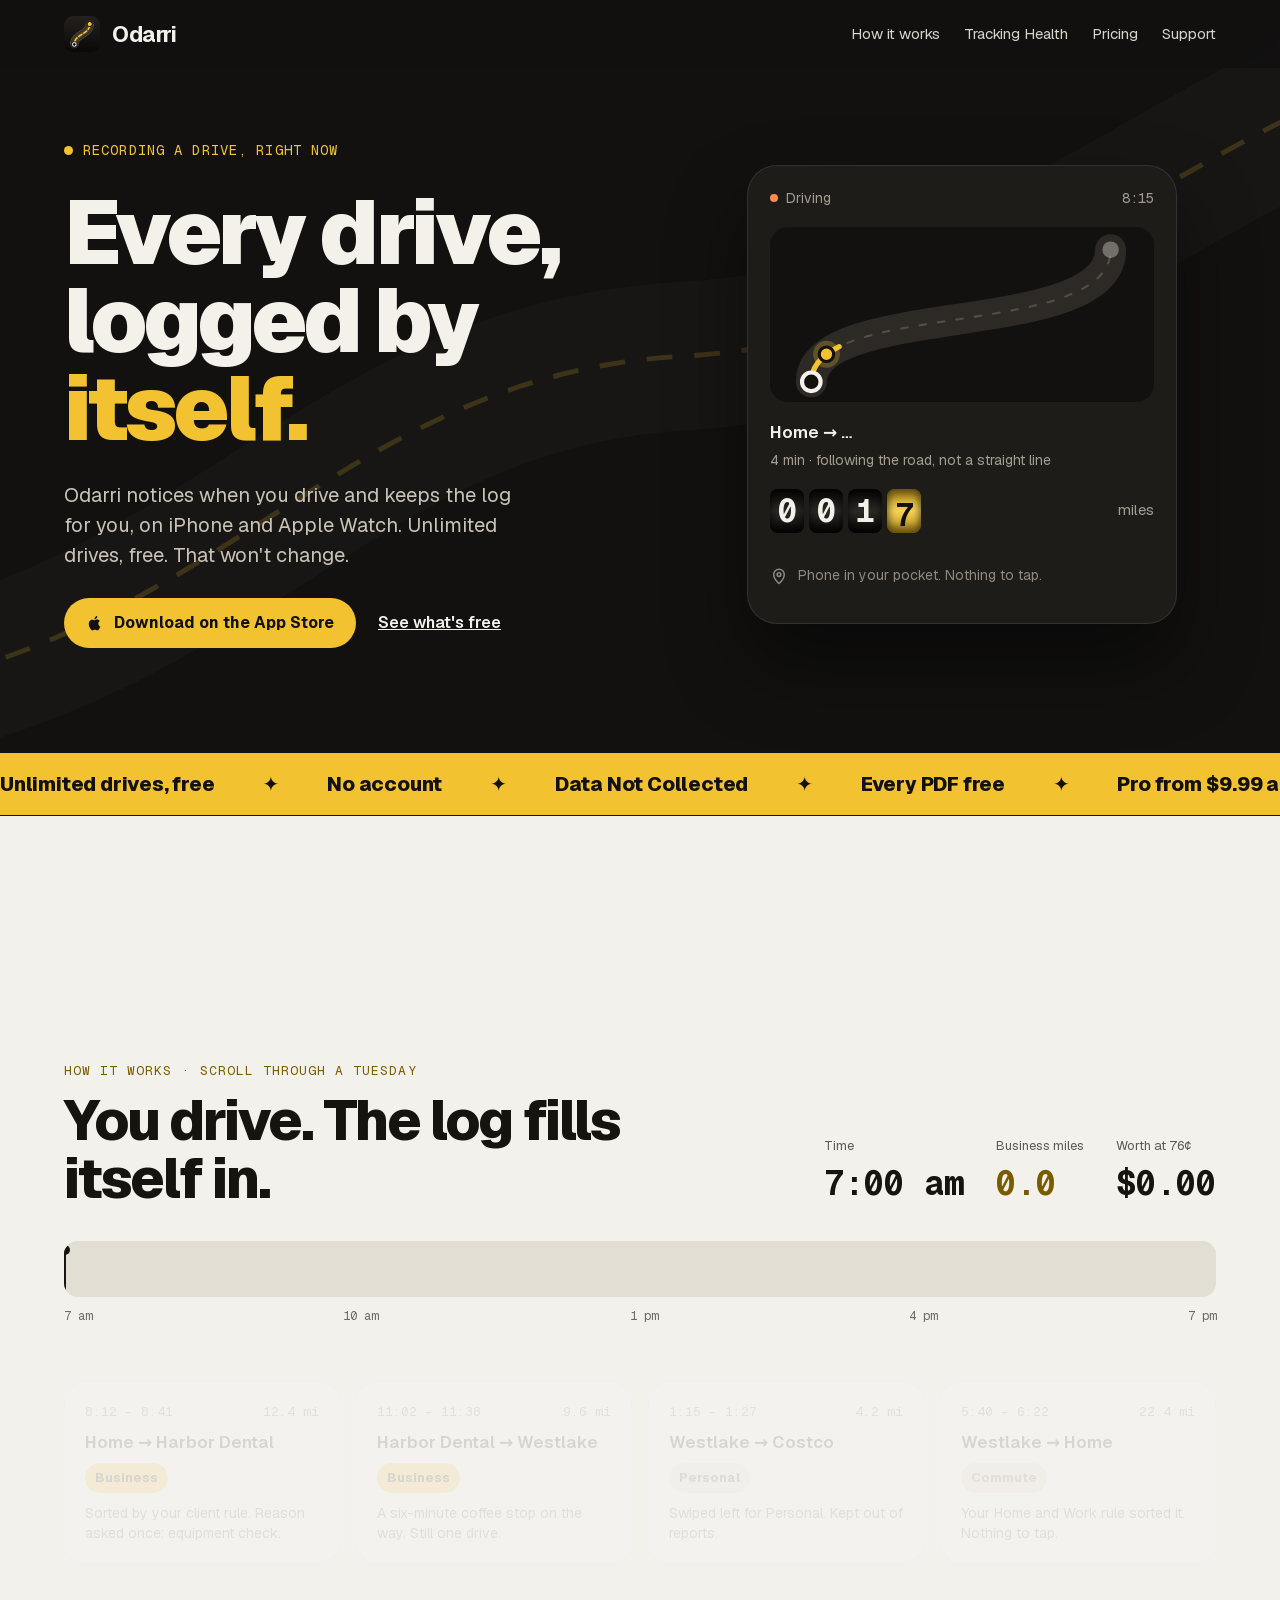
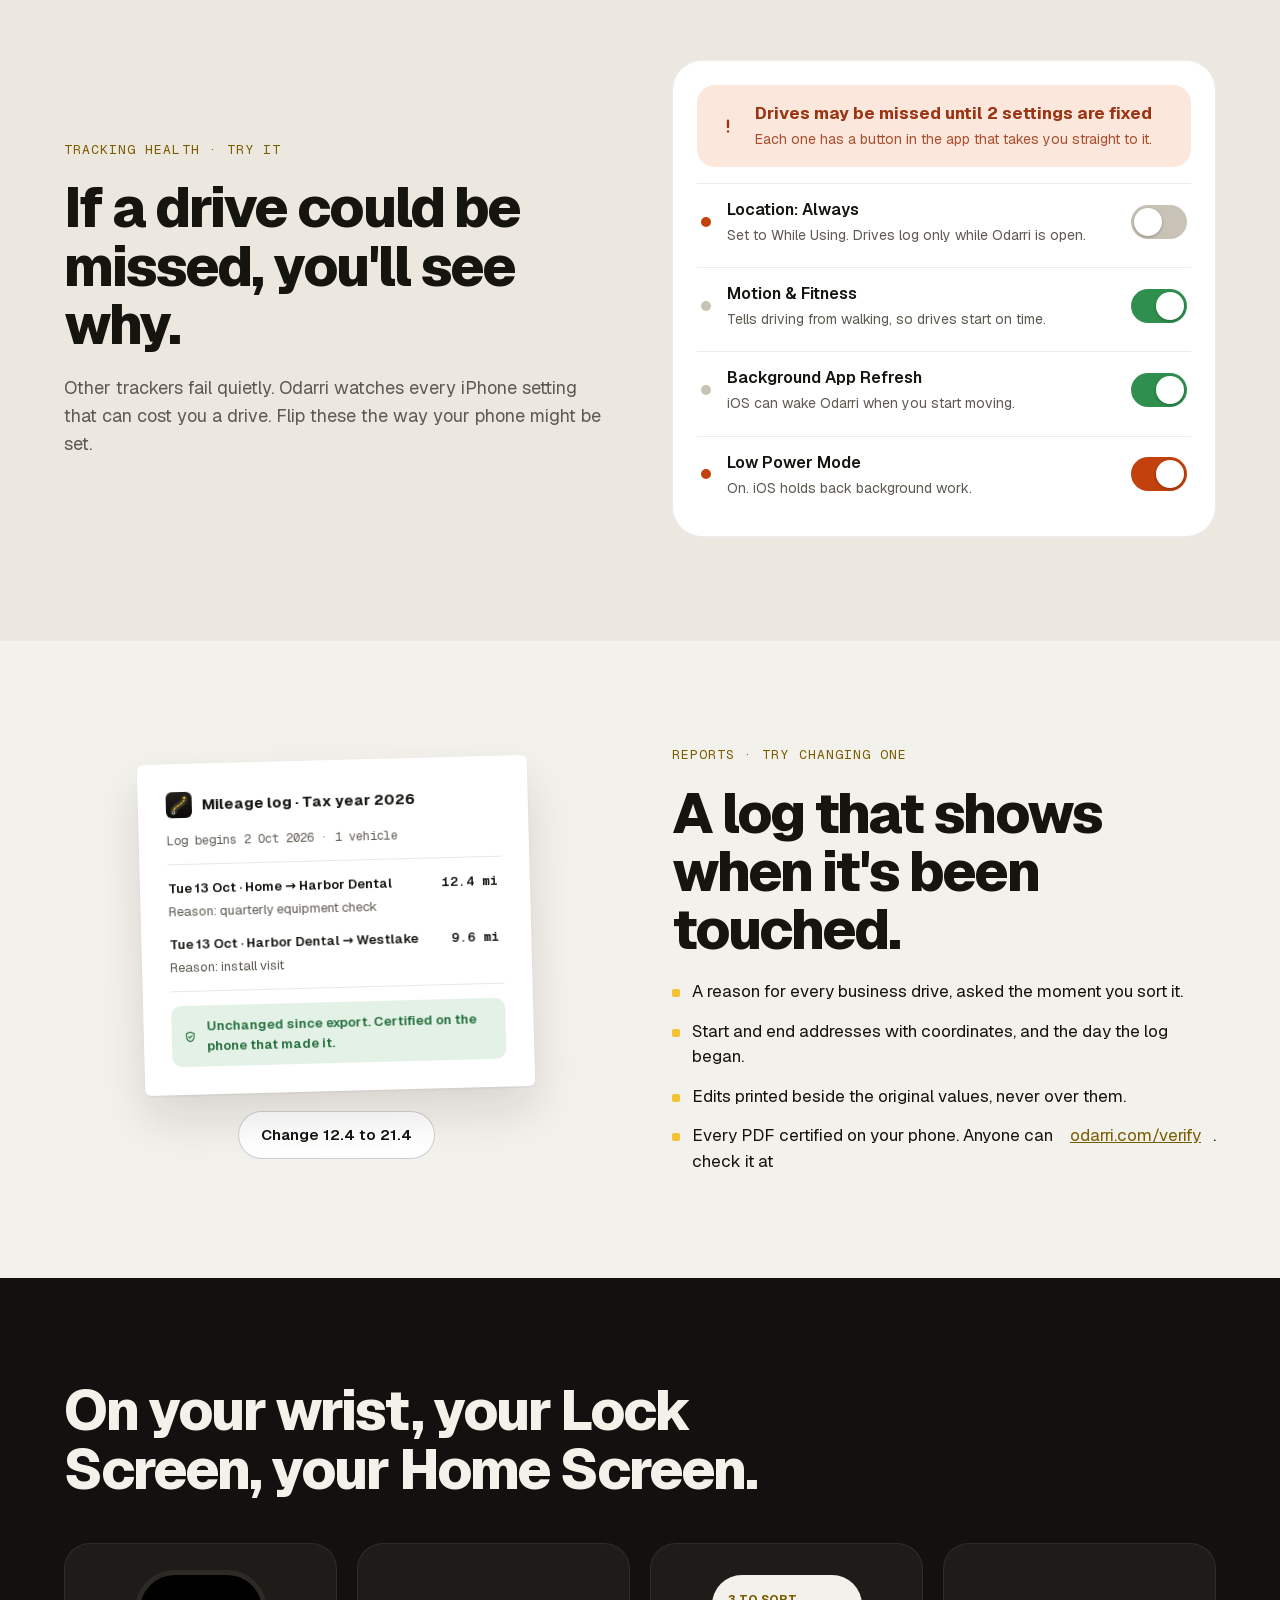
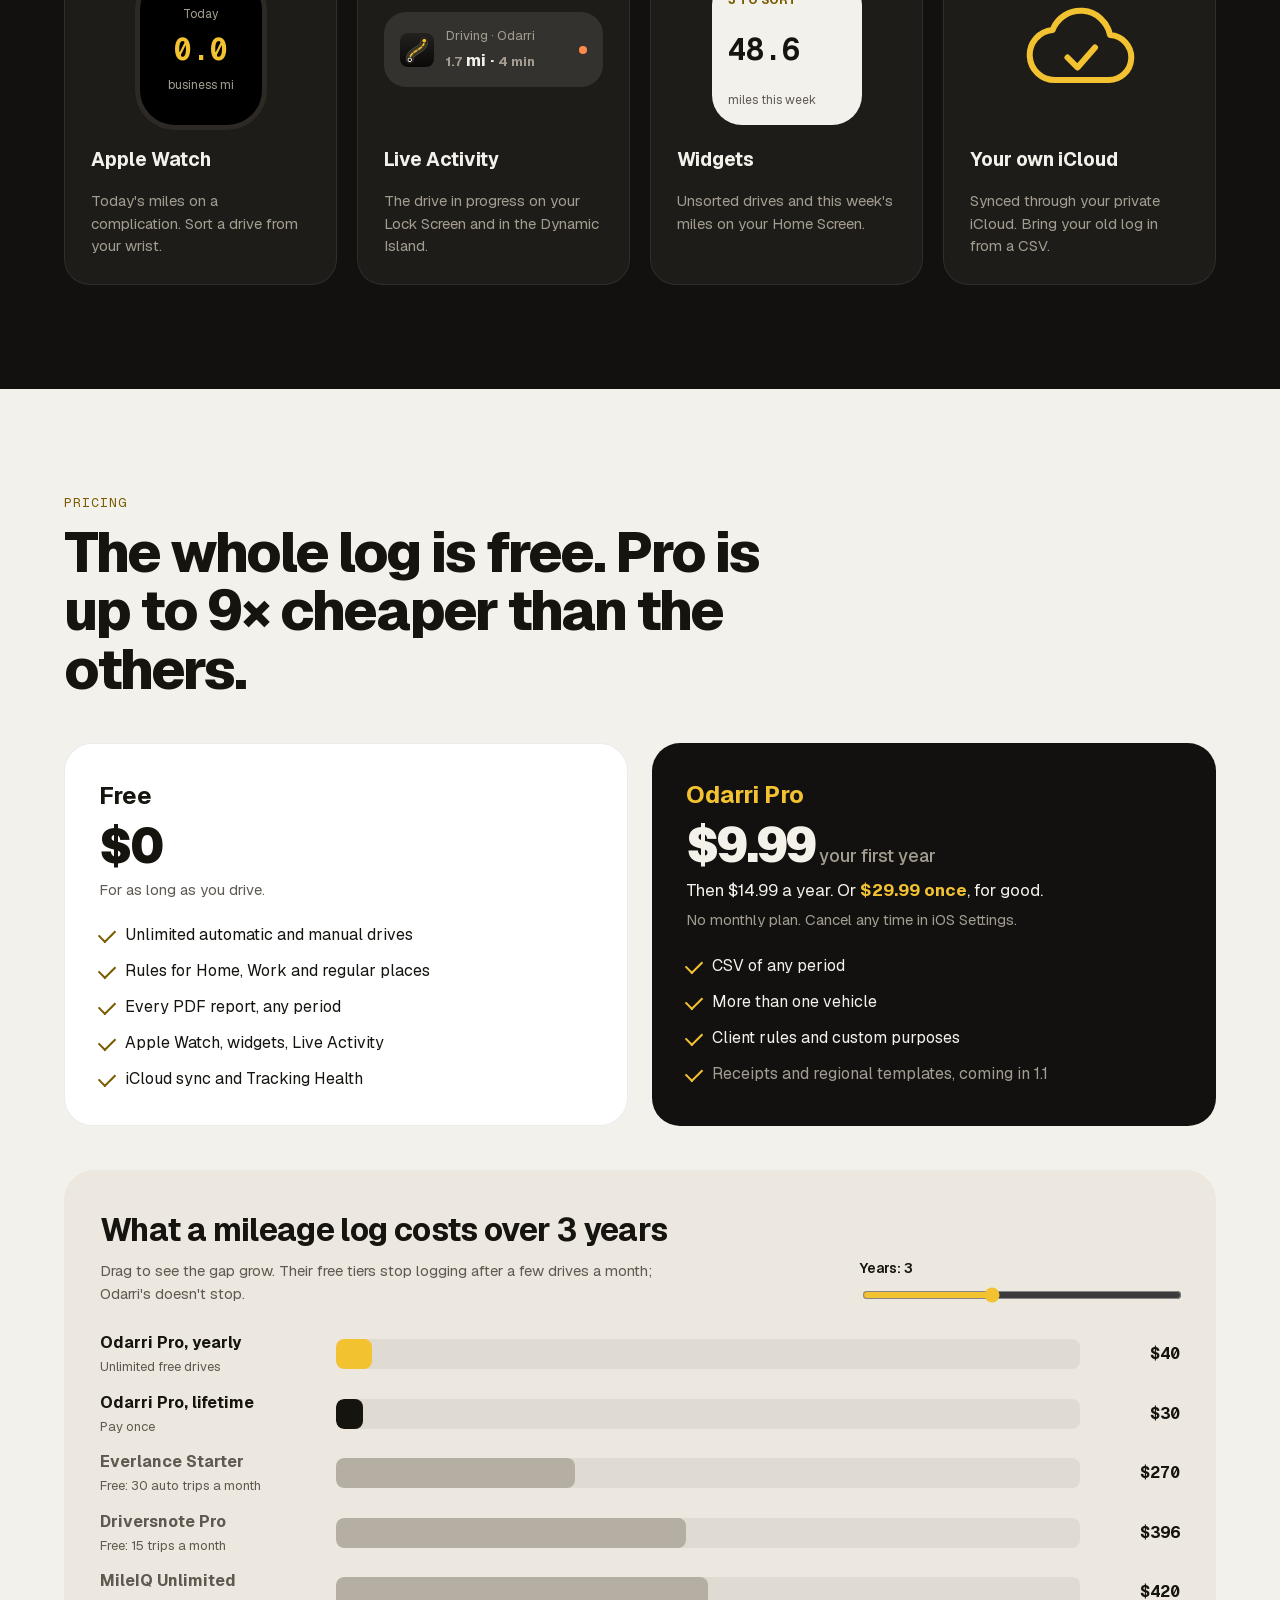
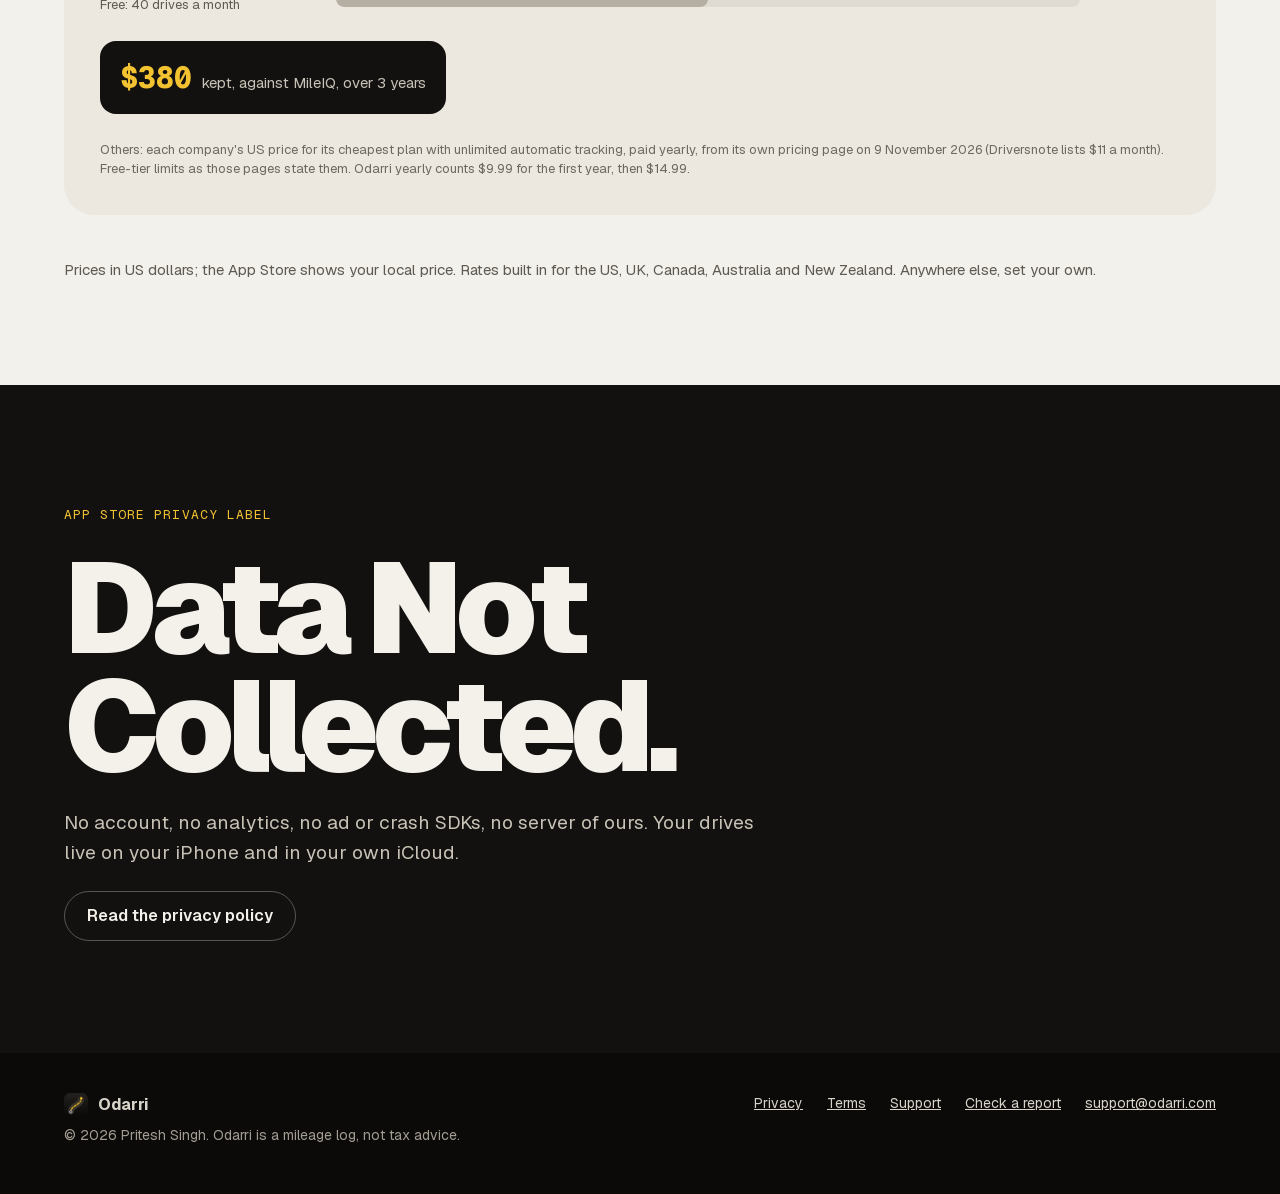
<file: index.html>
<!doctype html>
<html lang="en">
<head>
<meta charset="utf-8">
<meta name="viewport" content="width=device-width, initial-scale=1, viewport-fit=cover">
<title>Odarri: automatic mileage log for iPhone and Apple Watch</title>
<meta name="description" content="Odarri logs every drive by itself on iPhone and Apple Watch. Unlimited drives and every PDF report free; Pro from $9.99 a year. No account, Data Not Collected.">
<link rel="canonical" href="https://odarri.com/">
<meta name="apple-itunes-app" content="app-id=6831901174">
<meta name="theme-color" content="#121110">
<meta name="robots" content="index, follow, max-image-preview:large">
<meta property="og:type" content="website">
<meta property="og:site_name" content="Odarri">
<meta property="og:url" content="https://odarri.com/">
<meta property="og:title" content="Odarri: every drive, logged by itself">
<meta property="og:description" content="Automatic mileage log for iPhone and Apple Watch. Unlimited drives free. Pro from $9.99 a year. No account.">
<meta property="og:image" content="https://odarri.com/img/og.png">
<meta property="og:image:width" content="1200">
<meta property="og:image:height" content="630">
<meta name="twitter:card" content="summary_large_image">
<link rel="icon" type="image/png" href="/favicon.png">
<link rel="apple-touch-icon" href="/apple-touch-icon.png">
<link rel="preload" href="/fonts/geist.woff2" as="font" type="font/woff2" crossorigin>
<link rel="preload" href="/fonts/geist-mono.woff2" as="font" type="font/woff2" crossorigin>
<link rel="stylesheet" href="/style.css">
<script>document.documentElement.classList.add('js')</script>
<script type="application/ld+json">
{"@context":"https://schema.org","@graph":[
{"@type":"Organization","@id":"https://odarri.com/#org","name":"Odarri","url":"https://odarri.com/","logo":"https://odarri.com/apple-touch-icon.png","email":"support@odarri.com","founder":{"@type":"Person","name":"Pritesh Singh"}},
{"@type":"WebSite","@id":"https://odarri.com/#site","url":"https://odarri.com/","name":"Odarri","publisher":{"@id":"https://odarri.com/#org"}},
{"@type":"MobileApplication","name":"Odarri: Mileage Tracker","operatingSystem":"iOS 17, watchOS 10","applicationCategory":"BusinessApplication","downloadUrl":"https://apps.apple.com/app/id6831901174","installUrl":"https://apps.apple.com/app/id6831901174","publisher":{"@id":"https://odarri.com/#org"},
 "description":"Automatic mileage log for iPhone and Apple Watch. Unlimited drives free, every PDF report free, no account.",
 "offers":[{"@type":"Offer","name":"Free","price":"0","priceCurrency":"USD"},{"@type":"Offer","name":"Odarri Pro Yearly","price":"14.99","priceCurrency":"USD"},{"@type":"Offer","name":"Odarri Pro Lifetime","price":"29.99","priceCurrency":"USD"}]}
]}
</script>
</head>
<body>
<a class="skip" href="#main">Skip to content</a>
<header class="mast">
<div class="wrap">
<a class="brand" href="/"><img src="/img/icon-64.png" alt="" width="36" height="36">Odarri</a>
<nav aria-label="Main">
<a href="#day">How it works</a>
<a href="#health">Tracking Health</a>
<a href="#pricing">Pricing</a>
<a href="/support">Support</a>
</nav>
</div>
</header>

<main id="main">
<section class="hero dark" id="top" aria-labelledby="h1">
<svg class="hero-road" aria-hidden="true" viewBox="0 0 1440 760" preserveAspectRatio="xMidYMid slice">
<path d="M-60 700 C 300 640, 420 380, 760 360 S 1260 140, 1520 60" fill="none" stroke="#1E1C19" stroke-width="150" stroke-linecap="round"/>
<path class="road" d="M-60 700 C 300 640, 420 380, 760 360 S 1260 140, 1520 60" fill="none" stroke="#F2C230" stroke-opacity=".35" stroke-width="5" stroke-dasharray="26 22"/>
</svg>
<div class="wrap">
<div class="hero-copy">
<p class="eyebrow"><span class="dot pulse"></span><span id="eyebrow">Mileage log for iPhone and Apple Watch</span></p>
<h1 id="h1"><span class="w" style="animation-delay:.05s">Every</span> <span class="w" style="animation-delay:.15s">drive,</span><br><span class="w" style="animation-delay:.3s">logged</span> <span class="w" style="animation-delay:.4s">by</span> <span class="w hl" style="animation-delay:.5s">itself.</span></h1>
<p class="lead w" style="animation-delay:.7s">Odarri notices when you drive and keeps the log for you, on iPhone and Apple Watch. Unlimited drives, free. That won't change.</p>
<div class="cta-row w" style="animation-delay:.85s">
<a class="btn btn-line" href="https://apps.apple.com/app/id6831901174"><svg width="18" height="18" viewBox="0 0 24 24" fill="currentColor" aria-hidden="true"><path d="M16.4 12.7c0-2.3 1.9-3.4 2-3.5-1.1-1.6-2.800-1.800-3.400-1.800-1.400-.1-2.800.9-3.500.9s-1.900-.8-3.100-.8c-1.600 0-3.100.9-3.900 2.400-1.700 2.900-.4 7.200 1.200 9.500.8 1.100 1.700 2.400 3 2.400 1.200 0 1.700-.8 3.100-.8s1.900.8 3.100.8c1.300 0 2.100-1.200 2.900-2.300.9-1.300 1.300-2.600 1.300-2.700 0 0-2.600-1-2.700-4.100zM14 5.800c.6-.8 1.100-1.900 1-3-.9 0-2.100.6-2.800 1.400-.6.7-1.100 1.800-1 2.900 1.100.1 2.100-.5 2.800-1.300z"/></svg>Download on the App Store</a>
<a class="text" href="#pricing">See what's free</a>
</div>
</div>

<div class="hero-art">
<div class="ticket w" style="animation-delay:.4s" id="ticket">
<div class="t-top">
<span class="t-status"><span class="rec blink" id="rec" hidden></span><span id="status">Logged</span></span>
<span class="mono" id="clock">8:12 – 8:41</span>
</div>
<svg class="t-map" viewBox="0 0 372 170" role="img" aria-label="Map of a drive from home to Harbor Dental">
<path d="M40 150 C 40 70, 330 110, 330 22" fill="none" stroke="#2D2A25" stroke-width="30" stroke-linecap="round"/>
<path d="M40 150 C 40 70, 330 110, 330 22" fill="none" stroke="#F4F1EA" stroke-opacity=".18" stroke-width="2" stroke-dasharray="8 10"/>
<path id="trail" d="M40 150 C 40 70, 330 110, 330 22" fill="none" stroke="#F2C230" stroke-width="5" stroke-linecap="round" pathLength="100" stroke-dasharray="100 100"/>
<circle cx="40" cy="150" r="9" fill="#121110" stroke="#F4F1EA" stroke-width="4"/>
<circle id="end" cx="330" cy="22" r="8" fill="#F4F1EA"/>
<circle id="halo" cx="330" cy="22" r="13" fill="#F2C230" opacity=".25"/>
<circle id="car" cx="330" cy="22" r="7" fill="#F2C230" stroke="#121110" stroke-width="3"/>
</svg>
<div class="t-route"><b id="route">Home → Harbor Dental, 14 Oak St</b><span id="sub">Reason: quarterly equipment check</span></div>
<div class="t-odo">
<div class="drums" role="img" aria-label="12.4 miles" id="drums">
<span class="drum"><span style="transform:translateY(0px)">0<br>1<br>2<br>3<br>4<br>5<br>6<br>7<br>8<br>9<br>0</span></span>
<span class="drum"><span style="transform:translateY(-44px)">0<br>1<br>2<br>3<br>4<br>5<br>6<br>7<br>8<br>9<br>0</span></span>
<span class="drum"><span style="transform:translateY(-88px)">0<br>1<br>2<br>3<br>4<br>5<br>6<br>7<br>8<br>9<br>0</span></span>
<span class="drum lit"><span style="transform:translateY(-176px)">0<br>1<br>2<br>3<br>4<br>5<br>6<br>7<br>8<br>9<br>0</span></span>
</div>
<span>miles</span>
</div>
<div class="t-foot" aria-live="polite">
<div class="t-pocket" id="pocket" hidden><svg width="18" height="18" viewBox="0 0 24 24" fill="none" stroke="#8F897E" stroke-width="2" stroke-linecap="round" stroke-linejoin="round" aria-hidden="true"><path d="M12 22s7-6.2 7-12a7 7 0 0 0-14 0c0 5.8 7 12 7 12z"/><circle cx="12" cy="10" r="2.5"/></svg>Phone in your pocket. Nothing to tap.</div>
<div class="t-sort pop" id="sort" hidden><button type="button" class="b-biz pulse" data-pick="business">Business</button><button type="button" class="b-per" data-pick="personal">Personal</button></div>
<div class="t-done" id="done"><span class="stamp slam" id="stamp">Business<small id="stampNote">12.4 mi · $9.42 at 76¢</small></span><button type="button" class="again" id="again">Drive again</button></div>
</div>
</div>
</div>
</div>
</section>

<div class="ticker" aria-hidden="true">
<div class="ticker-track">
<span>Unlimited drives, free</span><span>✦</span><span>No account</span><span>✦</span><span>Data Not Collected</span><span>✦</span><span>Every PDF free</span><span>✦</span><span>Pro from $9.99 a year</span><span>✦</span><span>Apple Watch included</span><span>✦</span>
<span>Unlimited drives, free</span><span>✦</span><span>No account</span><span>✦</span><span>Data Not Collected</span><span>✦</span><span>Every PDF free</span><span>✦</span><span>Pro from $9.99 a year</span><span>✦</span><span>Apple Watch included</span><span>✦</span>
</div>
</div>

<section class="scene" id="day" aria-labelledby="h-day">
<div class="scene-panel">
<div class="scene-head">
<div class="stack">
<p class="eyebrow">How it works · scroll through a Tuesday</p>
<h2 class="h2" id="h-day">You drive. The log fills itself in.</h2>
</div>
<div class="stats" aria-live="off">
<div class="stat"><span>Time</span><b id="dayClock">7:00 pm</b></div>
<div class="stat"><span>Business miles</span><b class="gold" id="bizMiles">22.0</b></div>
<div class="stat"><span>Worth at 76¢</span><b id="bizValue">$16.72</b></div>
</div>
</div>
<div class="timeline" aria-hidden="true">
<span class="seg" style="left:10%;width:4%;background:#F2C230"></span>
<span class="seg" style="left:33.58%;width:5%;background:#F2C230"></span>
<span class="seg" style="left:52.08%;width:1.67%;background:#4E6A86"></span>
<span class="seg" style="left:88.92%;width:5.83%;background:#8F897E"></span>
<span class="marker" id="marker" style="left:100%"></span>
</div>
<div class="hours" aria-hidden="true"><span>7 am</span><span>10 am</span><span>1 pm</span><span>4 pm</span><span>7 pm</span></div>
<ol class="drives">
<li class="drive"><div class="drive-meta"><span>8:12 – 8:41</span><span>12.4 mi</span></div><b>Home → Harbor Dental</b><span class="tag biz">Business</span><p>Sorted by your client rule. Reason asked once: equipment check.</p></li>
<li class="drive"><div class="drive-meta"><span>11:02 – 11:38</span><span>9.6 mi</span></div><b>Harbor Dental → Westlake</b><span class="tag biz">Business</span><p>A six-minute coffee stop on the way. Still one drive.</p></li>
<li class="drive"><div class="drive-meta"><span>1:15 – 1:27</span><span>4.2 mi</span></div><b>Westlake → Costco</b><span class="tag per">Personal</span><p>Swiped left for Personal. Kept out of reports.</p></li>
<li class="drive"><div class="drive-meta"><span>5:40 – 6:22</span><span>22.4 mi</span></div><b>Westlake → Home</b><span class="tag com">Commute</span><p>Your Home and Work rule sorted it. Nothing to tap.</p></li>
</ol>
</div>
</section>

<section class="sec" id="health" style="background:var(--paper-2)" aria-labelledby="h-health">
<div class="wrap split">
<div class="stack rv">
<p class="eyebrow">Tracking Health · try it</p>
<h2 class="h2" id="h-health">If a drive could be missed, you'll see why.</h2>
<p class="lead">Other trackers fail quietly. Odarri watches every iPhone setting that can cost you a drive. Flip these the way your phone might be set.</p>
</div>
<div class="health-card rv">
<div class="verdict-row" id="hVerdict" aria-live="polite">
<svg width="26" height="26" viewBox="0 0 24 24" fill="none" stroke="currentColor" stroke-width="2.2" stroke-linecap="round" stroke-linejoin="round" aria-hidden="true"><path id="hIcon" d="M12 7v6M12 17h.01"/></svg>
<div><b id="hTitle">Drives may be missed until 2 settings are fixed</b><span id="hNote">Each one has a button in the app that takes you straight to it.</span></div>
</div>
<div class="check" data-key="loc"><span class="cdot"></span><div class="check-text"><b>Location: Always</b><span data-bad="Set to While Using. Drives log only while Odarri is open." data-good="Odarri can catch drives with the app closed.">Set to While Using. Drives log only while Odarri is open.</span></div><button type="button" class="switch" role="switch" aria-checked="false" aria-label="Location: Always"><i></i></button></div>
<div class="check ok" data-key="motion"><span class="cdot"></span><div class="check-text"><b>Motion &amp; Fitness</b><span data-bad="Off. Drives can start late and short stops can split a drive." data-good="Tells driving from walking, so drives start on time.">Tells driving from walking, so drives start on time.</span></div><button type="button" class="switch" role="switch" aria-checked="true" aria-label="Motion and Fitness"><i></i></button></div>
<div class="check ok" data-key="bar"><span class="cdot"></span><div class="check-text"><b>Background App Refresh</b><span data-bad="Off. iOS wakes Odarri less often." data-good="iOS can wake Odarri when you start moving.">iOS can wake Odarri when you start moving.</span></div><button type="button" class="switch" role="switch" aria-checked="true" aria-label="Background App Refresh"><i></i></button></div>
<div class="check" data-key="lpm" data-invert="1"><span class="cdot"></span><div class="check-text"><b>Low Power Mode</b><span data-bad="On. iOS holds back background work." data-good="Off. Nothing held back.">On. iOS holds back background work.</span></div><button type="button" class="switch invert" role="switch" aria-checked="true" aria-label="Low Power Mode"><i></i></button></div>
</div>
</div>
</section>

<section class="sec" aria-labelledby="h-report">
<div class="wrap split">
<div class="report-col rv">
<div class="pdf">
<div class="pdf-head"><img src="/img/icon-64.png" alt="" width="26" height="26">Mileage log · Tax year 2026</div>
<div class="pdf-sub">Log begins 2 Oct 2026 · 1 vehicle</div>
<hr>
<div class="pdf-row"><div><span>Tue 13 Oct · Home → Harbor Dental</span><span class="mi" id="tMiles">12.4 mi</span></div><span class="why">Reason: quarterly equipment check</span></div>
<div class="pdf-row"><div><span>Tue 13 Oct · Harbor Dental → Westlake</span><span class="mi">9.6 mi</span></div><span class="why">Reason: install visit</span></div>
<hr>
<div class="seal" id="seal"><svg width="18" height="18" viewBox="0 0 24 24" fill="none" stroke="currentColor" stroke-width="2" stroke-linecap="round" stroke-linejoin="round" aria-hidden="true"><path d="M12 3l7 3v6c0 4.5-3 7.5-7 9-4-1.5-7-4.5-7-9V6z"/><path id="sealIcon" d="M9 12l2 2 4-4"/></svg><span id="sealText" aria-live="polite">Unchanged since export. Certified on the phone that made it.</span></div>
</div>
<button type="button" class="btn btn-paper" id="tamper">Change 12.4 to 21.4</button>
</div>
<div class="stack rv">
<p class="eyebrow">Reports · try changing one</p>
<h2 class="h2">A log that shows when it's been touched.</h2>
<ul class="ticks">
<li>A reason for every business drive, asked the moment you sort it.</li>
<li>Start and end addresses with coordinates, and the day the log began.</li>
<li>Edits printed beside the original values, never over them.</li>
<li>Every PDF certified on your phone. Anyone can check it at <a href="/verify">odarri.com/verify</a>.</li>
</ul>
</div>
</div>
</section>

<section class="sec dark" aria-labelledby="h-dev">
<div class="wrap stack" style="gap:44px">
<h2 class="h2 rv" id="h-dev" style="max-width:760px">On your wrist, your Lock Screen, your Home Screen.</h2>
<div class="devices">
<div class="device lift rv"><div class="stage"><div class="watch">Today<b id="watchMiles">22.0</b>business mi</div></div><h3>Apple Watch</h3><p>Today's miles on a complication. Sort a drive from your wrist.</p></div>
<div class="device lift rv"><div class="stage"><div class="la"><img src="/img/icon-64.png" alt="" width="34" height="34"><div><span id="laStatus">Driving · Odarri</span><b><span id="laMiles">8.6</span> mi · <span id="laTime">20 min</span></b></div><span class="rec blink"></span></div></div><h3>Live Activity</h3><p>The drive in progress on your Lock Screen and in the Dynamic Island.</p></div>
<div class="device lift rv"><div class="stage"><div class="widget"><small>3 TO SORT</small><b>48.6</b><span>miles this week</span></div></div><h3>Widgets</h3><p>Unsorted drives and this week's miles on your Home Screen.</p></div>
<div class="device lift rv"><div class="stage"><svg width="120" height="120" viewBox="0 0 24 24" fill="none" stroke="#F2C230" stroke-width="1.2" stroke-linecap="round" stroke-linejoin="round" aria-hidden="true"><path d="M7 18a5 5 0 0 1-.5-9.98A6 6 0 0 1 18 9a4.5 4.5 0 0 1-.5 9z"/><path d="M9.5 13.5l2 2 3.5-4"/></svg></div><h3>Your own iCloud</h3><p>Synced through your private iCloud. Bring your old log in from a CSV.</p></div>
</div>
</div>
</section>

<section class="sec" id="pricing" aria-labelledby="h-price">
<div class="wrap stack" style="gap:44px">
<div class="stack rv" style="gap:12px;max-width:720px">
<p class="eyebrow">Pricing</p>
<h2 class="h2" id="h-price">The whole log is free. Pro is up to 9× cheaper than the others.</h2>
</div>
<div class="plans">
<div class="plan free lift rv">
<div class="stack" style="gap:6px"><h3>Free</h3><div class="price">$0</div><div class="note">For as long as you drive.</div></div>
<ul><li>Unlimited automatic and manual drives</li><li>Rules for Home, Work and regular places</li><li>Every PDF report, any period</li><li>Apple Watch, widgets, Live Activity</li><li>iCloud sync and Tracking Health</li></ul>
</div>
<div class="plan pro lift rv">
<div class="stack" style="gap:6px"><h3>Odarri Pro</h3><div class="price">$9.99<small> your first year</small></div><div class="then">Then $14.99 a year. Or <strong>$29.99 once</strong>, for good.</div><div class="note">No monthly plan. Cancel any time in iOS Settings.</div></div>
<ul><li>CSV of any period</li><li>More than one vehicle</li><li>Client rules and custom purposes</li><li class="soon">Receipts and regional templates, coming in 1.1</li></ul>
</div>
</div>
<div class="compare rv">
<div class="compare-head">
<div><h3>What a mileage log costs over <span id="yrs">3 years</span></h3><p>Drag to see the gap grow. Their free tiers stop logging after a few drives a month; Odarri's doesn't stop.</p></div>
<label class="slider"><span>Years: <span id="yrsN">3</span></span><input type="range" id="years" min="1" max="6" step="1" value="3"></label>
</div>
<ul class="rows">
<li class="row yr" data-y="9.99" data-r="14.99"><div class="row-name"><b>Odarri Pro, yearly</b><span>Unlimited free drives</span></div><div class="track"><i style="width:4.8%"></i></div><output>$40</output></li>
<li class="row lt" data-once="29.99"><div class="row-name"><b>Odarri Pro, lifetime</b><span>Pay once</span></div><div class="track"><i style="width:3.6%"></i></div><output>$30</output></li>
<li class="row them" data-y="89.99" data-r="89.99"><div class="row-name"><b>Everlance Starter</b><span>Free: 30 auto trips a month</span></div><div class="track"><i style="width:32.1%"></i></div><output>$270</output></li>
<li class="row them" data-y="132" data-r="132"><div class="row-name"><b>Driversnote Pro</b><span>Free: 15 trips a month</span></div><div class="track"><i style="width:47.1%"></i></div><output>$396</output></li>
<li class="row them" data-y="139.92" data-r="139.92" id="mileiq"><div class="row-name"><b>MileIQ Unlimited</b><span>Free: 40 drives a month</span></div><div class="track"><i style="width:50%"></i></div><output>$420</output></li>
</ul>
<div class="kept"><b id="kept">$380</b><span>kept, against MileIQ, over <span id="yrs2">3 years</span></span></div>
<p class="fine">Others: each company's US price for its cheapest plan with unlimited automatic tracking, paid yearly, from its own pricing page on 9 November 2026 (Driversnote lists $11 a month). Free-tier limits as those pages state them. Odarri yearly counts $9.99 for the first year, then $14.99.</p>
</div>
<p class="fine rv" style="font-size:15px;color:var(--ink-2)">Prices in US dollars; the App Store shows your local price. Rates built in for the US, UK, Canada, Australia and New Zealand. Anywhere else, set your own.</p>
</div>
</section>

<section class="sec dark" aria-labelledby="h-priv" style="overflow:hidden">
<div class="wrap stack" style="gap:24px;align-items:flex-start;padding-top:16px;padding-bottom:8px">
<p class="eyebrow rv">App Store privacy label</p>
<h2 class="big rv" id="h-priv">Data Not<br>Collected.</h2>
<p class="lead rv" style="font-size:19px;max-width:54ch">No account, no analytics, no ad or crash SDKs, no server of ours. Your drives live on your iPhone and in your own iCloud.</p>
<a class="btn btn-ghost rv" href="/privacy">Read the privacy policy</a>
</div>
</section>
</main>

<footer class="foot">
<div class="wrap">
<div><a class="brand" href="/"><img src="/img/icon-64.png" alt="" width="24" height="24">Odarri</a><p>© 2026 Pritesh Singh. Odarri is a mileage log, not tax advice.</p></div>
<nav aria-label="Footer"><a href="/privacy">Privacy</a><a href="/terms">Terms</a><a href="/support">Support</a><a href="/verify">Check a report</a><a href="mailto:support@odarri.com">support@odarri.com</a></nav>
</div>
</footer>
<script src="/site.js" defer></script>
</body>
</html>
</file>
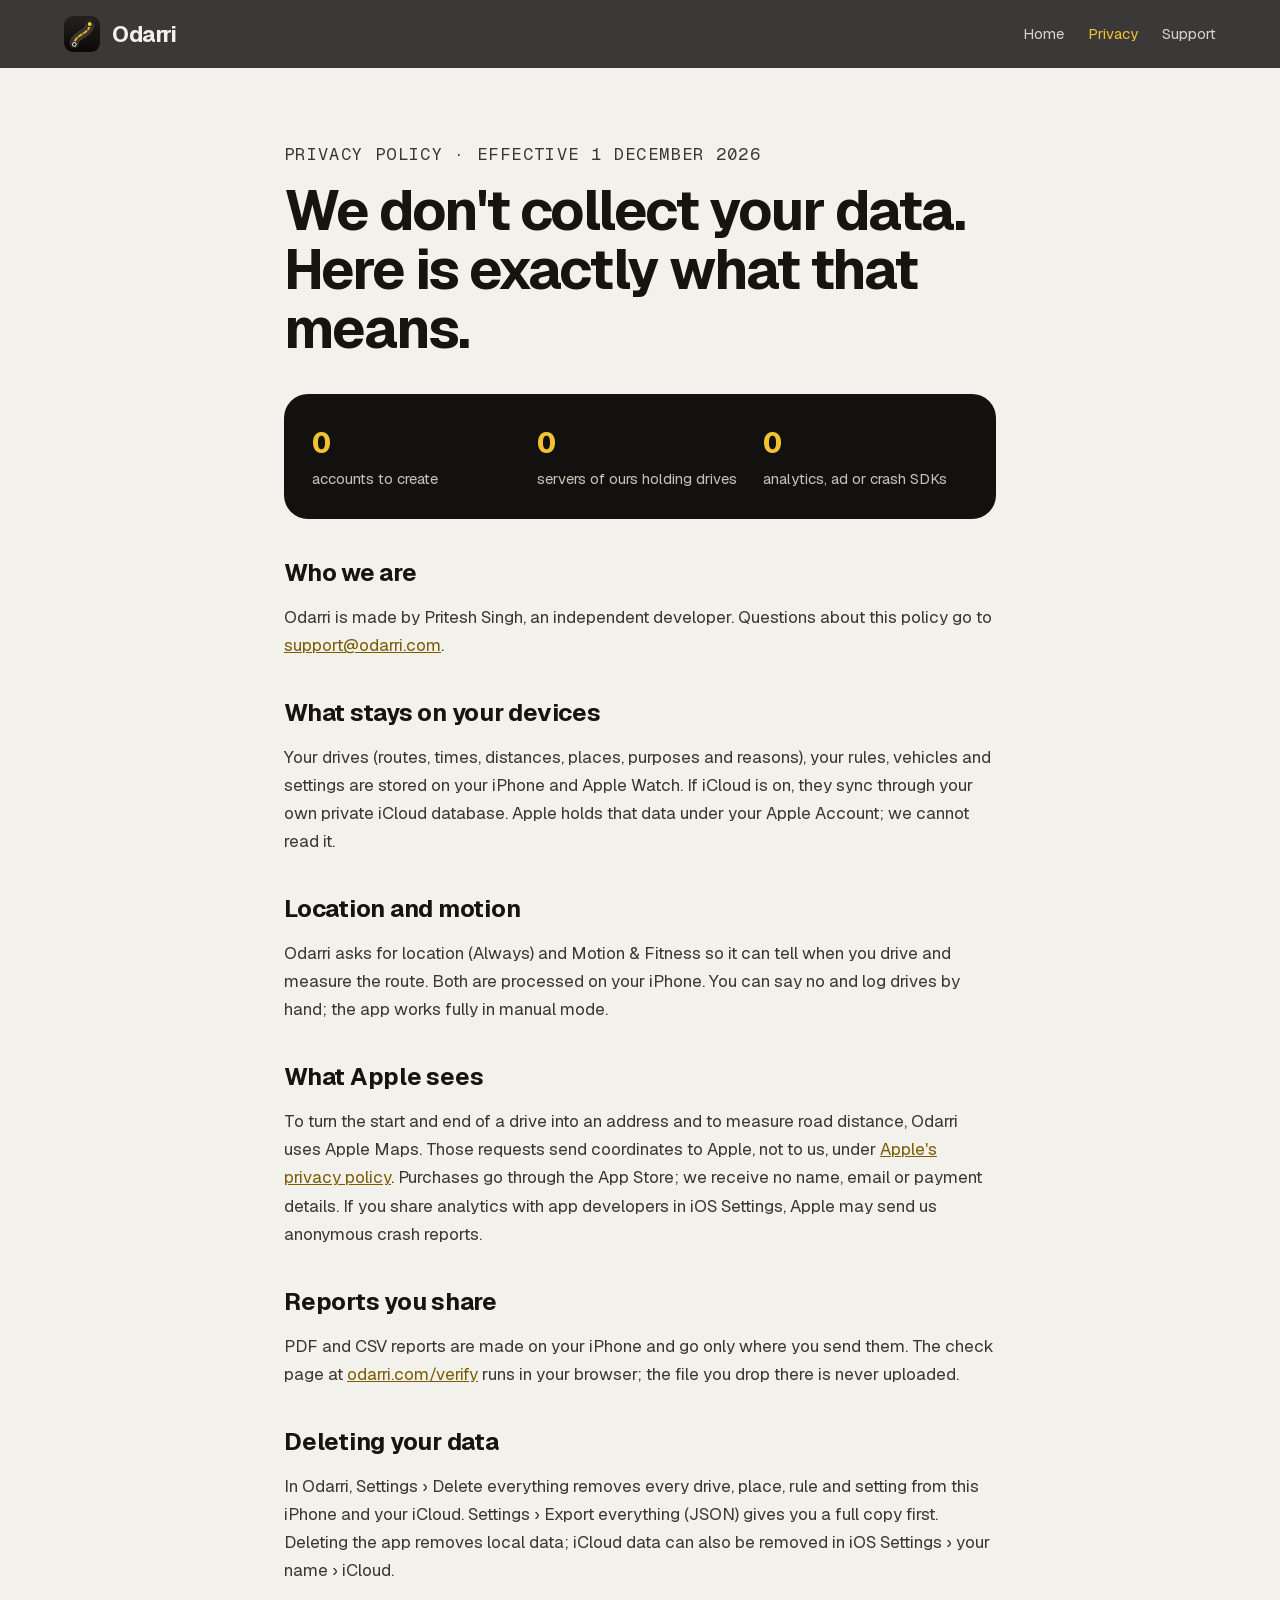
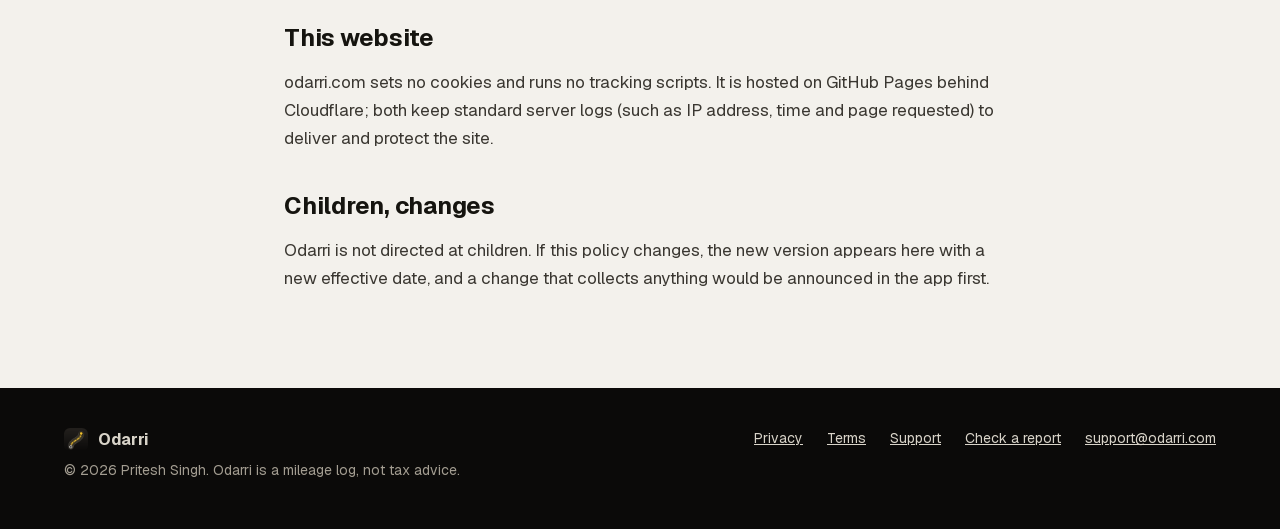
<file: privacy.html>
<!doctype html>
<html lang="en">
<head>
<meta charset="utf-8">
<meta name="viewport" content="width=device-width, initial-scale=1, viewport-fit=cover">
<title>Privacy policy · Odarri</title>
<meta name="description" content="Odarri collects no data: no account, no analytics, no server. What stays on your devices, what Apple sees, and how to delete everything.">
<link rel="canonical" href="https://odarri.com/privacy">
<meta name="theme-color" content="#121110">
<meta property="og:type" content="website">
<meta property="og:site_name" content="Odarri">
<meta property="og:url" content="https://odarri.com/privacy">
<meta property="og:title" content="Odarri privacy policy">
<meta property="og:description" content="We don't collect your data. Here is exactly what that means.">
<meta property="og:image" content="https://odarri.com/img/og.png">
<meta name="twitter:card" content="summary_large_image">
<link rel="icon" type="image/png" href="/favicon.png">
<link rel="apple-touch-icon" href="/apple-touch-icon.png">
<link rel="preload" href="/fonts/geist.woff2" as="font" type="font/woff2" crossorigin>
<link rel="stylesheet" href="/style.css">
</head>
<body>
<a class="skip" href="#main">Skip to content</a>
<header class="mast">
<div class="wrap">
<a class="brand" href="/"><img src="/img/icon-64.png" alt="" width="36" height="36">Odarri</a>
<nav aria-label="Main"><a href="/">Home</a><a href="/privacy" aria-current="page">Privacy</a><a href="/support">Support</a></nav>
</div>
</header>

<main id="main" class="doc">
<div class="stack" style="gap:14px">
<p class="eyebrow">Privacy policy · effective 1 December 2026</p>
<h1 class="w">We don't collect your data. Here is exactly what that means.</h1>
</div>

<div class="zeros rv">
<div><b>0</b><span>accounts to create</span></div>
<div><b>0</b><span>servers of ours holding drives</span></div>
<div><b>0</b><span>analytics, ad or crash SDKs</span></div>
</div>

<section class="rv">
<h2>Who we are</h2>
<p>Odarri is made by Pritesh Singh, an independent developer. Questions about this policy go to <a href="mailto:support@odarri.com">support@odarri.com</a>.</p>
</section>

<section class="rv">
<h2>What stays on your devices</h2>
<p>Your drives (routes, times, distances, places, purposes and reasons), your rules, vehicles and settings are stored on your iPhone and Apple Watch. If iCloud is on, they sync through your own private iCloud database. Apple holds that data under your Apple Account; we cannot read it.</p>
</section>

<section class="rv">
<h2>Location and motion</h2>
<p>Odarri asks for location (Always) and Motion &amp; Fitness so it can tell when you drive and measure the route. Both are processed on your iPhone. You can say no and log drives by hand; the app works fully in manual mode.</p>
</section>

<section class="rv">
<h2>What Apple sees</h2>
<p>To turn the start and end of a drive into an address and to measure road distance, Odarri uses Apple Maps. Those requests send coordinates to Apple, not to us, under <a href="https://www.apple.com/legal/privacy/">Apple's privacy policy</a>. Purchases go through the App Store; we receive no name, email or payment details. If you share analytics with app developers in iOS Settings, Apple may send us anonymous crash reports.</p>
</section>

<section class="rv">
<h2>Reports you share</h2>
<p>PDF and CSV reports are made on your iPhone and go only where you send them. The check page at <a href="/verify">odarri.com/verify</a> runs in your browser; the file you drop there is never uploaded.</p>
</section>

<section class="rv">
<h2>Deleting your data</h2>
<p>In Odarri, Settings › Delete everything removes every drive, place, rule and setting from this iPhone and your iCloud. Settings › Export everything (JSON) gives you a full copy first. Deleting the app removes local data; iCloud data can also be removed in iOS Settings › your name › iCloud.</p>
</section>

<section class="rv">
<h2>This website</h2>
<p>odarri.com sets no cookies and runs no tracking scripts. It is hosted on GitHub Pages behind Cloudflare; both keep standard server logs (such as IP address, time and page requested) to deliver and protect the site.</p>
</section>

<section class="rv">
<h2>Children, changes</h2>
<p>Odarri is not directed at children. If this policy changes, the new version appears here with a new effective date, and a change that collects anything would be announced in the app first.</p>
</section>
</main>

<footer class="foot">
<div class="wrap">
<div><a class="brand" href="/"><img src="/img/icon-64.png" alt="" width="24" height="24">Odarri</a><p>© 2026 Pritesh Singh. Odarri is a mileage log, not tax advice.</p></div>
<nav aria-label="Footer"><a href="/privacy">Privacy</a><a href="/terms">Terms</a><a href="/support">Support</a><a href="/verify">Check a report</a><a href="mailto:support@odarri.com">support@odarri.com</a></nav>
</div>
</footer>
</body>
</html>
</file>
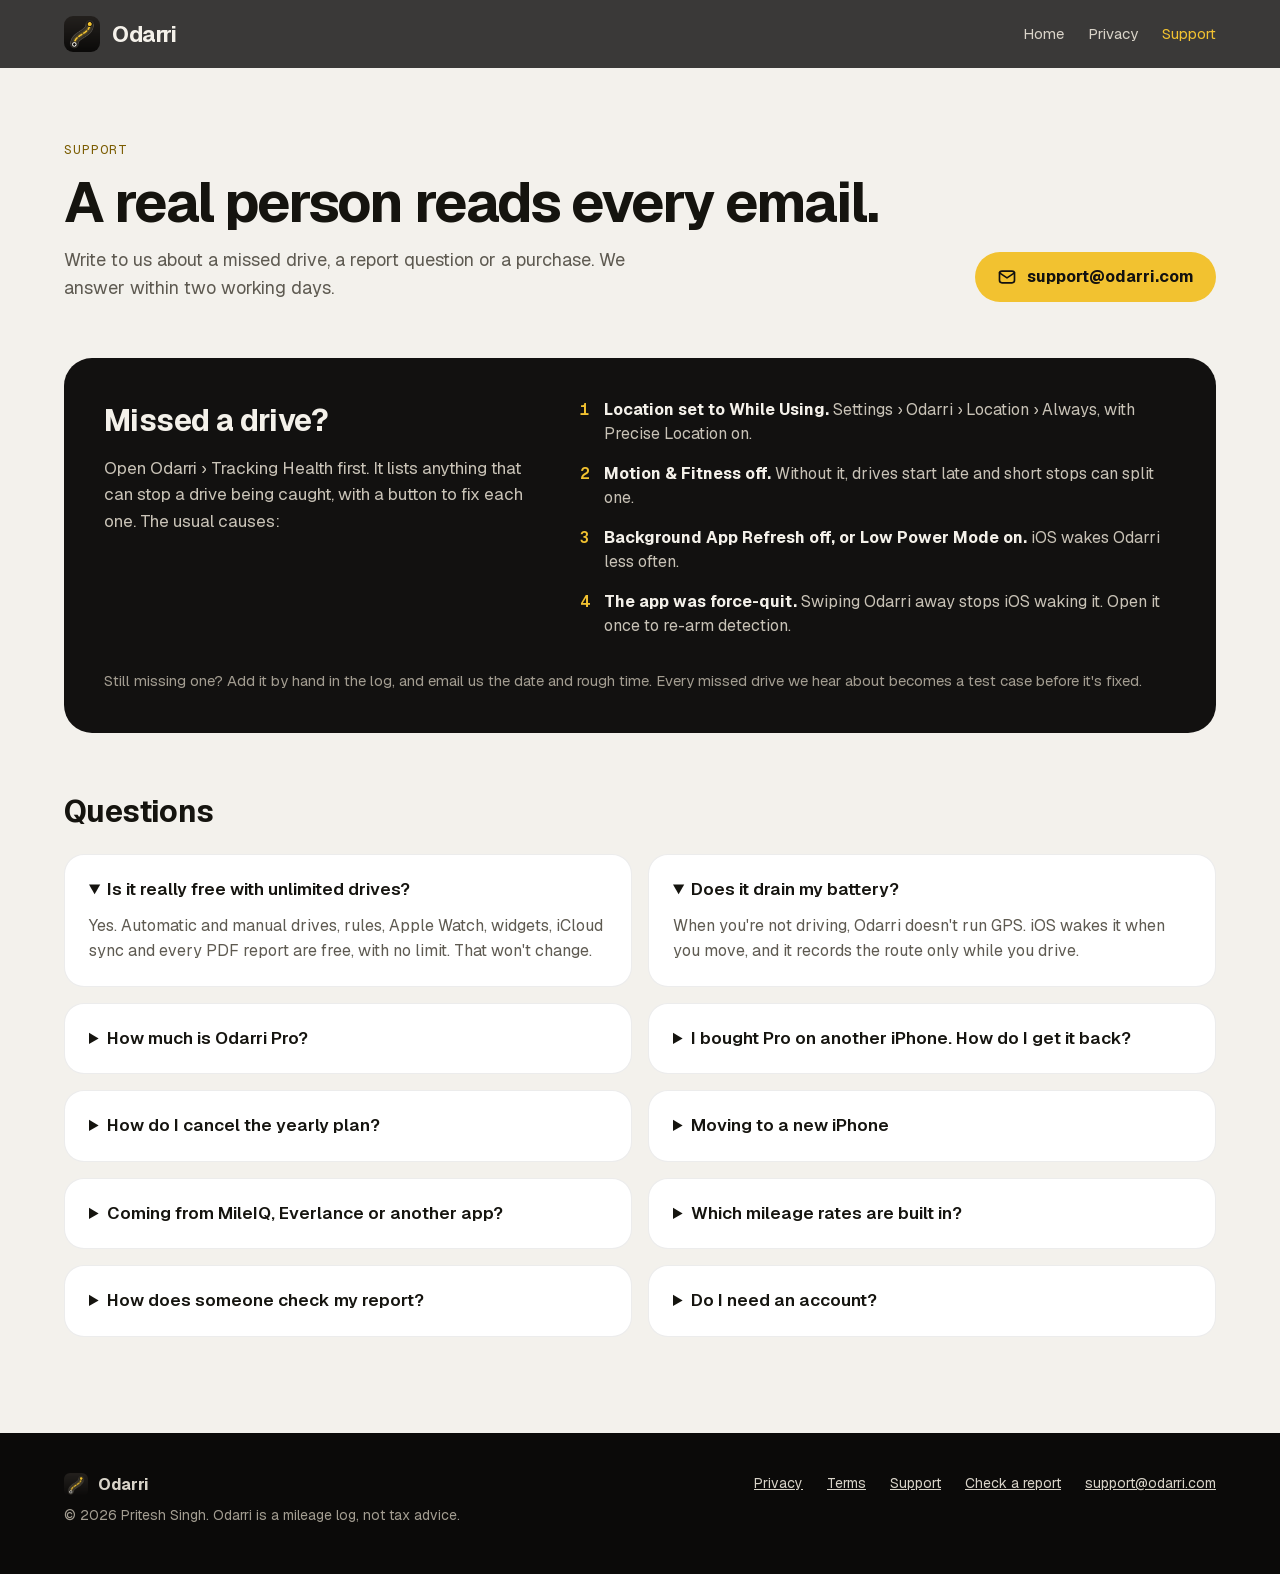
<file: support.html>
<!doctype html>
<html lang="en">
<head>
<meta charset="utf-8">
<meta name="viewport" content="width=device-width, initial-scale=1, viewport-fit=cover">
<title>Support · Odarri</title>
<meta name="description" content="Help with Odarri: missed drives, Tracking Health, Pro purchases, mileage rates and checking a report. Email support@odarri.com.">
<link rel="canonical" href="https://odarri.com/support">
<meta name="theme-color" content="#121110">
<meta property="og:type" content="website">
<meta property="og:site_name" content="Odarri">
<meta property="og:url" content="https://odarri.com/support">
<meta property="og:title" content="Odarri support">
<meta property="og:description" content="A real person reads every email.">
<meta property="og:image" content="https://odarri.com/img/og.png">
<meta name="twitter:card" content="summary_large_image">
<link rel="icon" type="image/png" href="/favicon.png">
<link rel="apple-touch-icon" href="/apple-touch-icon.png">
<link rel="preload" href="/fonts/geist.woff2" as="font" type="font/woff2" crossorigin>
<link rel="stylesheet" href="/style.css">
<script type="application/ld+json">
{"@context":"https://schema.org","@type":"FAQPage","mainEntity":[
{"@type":"Question","name":"Is it really free with unlimited drives?","acceptedAnswer":{"@type":"Answer","text":"Yes. Automatic and manual drives, rules, Apple Watch, widgets, iCloud sync and every PDF report are free, with no limit."}},
{"@type":"Question","name":"Does it drain my battery?","acceptedAnswer":{"@type":"Answer","text":"When you're not driving, Odarri doesn't run GPS. iOS wakes it when you move, and it records the route only while you drive."}},
{"@type":"Question","name":"How much is Odarri Pro?","acceptedAnswer":{"@type":"Answer","text":"$9.99 for the first year, then $14.99 a year, or $29.99 once. There is no monthly plan."}},
{"@type":"Question","name":"Which mileage rates are built in?","acceptedAnswer":{"@type":"Answer","text":"The US (IRS), UK (HMRC), Canada (CRA), Australia (ATO) and New Zealand (IRD). Anywhere else, set your own rate."}},
{"@type":"Question","name":"Do I need an account?","acceptedAnswer":{"@type":"Answer","text":"No. Your log lives on your iPhone and in your own iCloud."}}
]}
</script>
</head>
<body>
<a class="skip" href="#main">Skip to content</a>
<header class="mast">
<div class="wrap">
<a class="brand" href="/"><img src="/img/icon-64.png" alt="" width="36" height="36">Odarri</a>
<nav aria-label="Main"><a href="/">Home</a><a href="/privacy">Privacy</a><a href="/support" aria-current="page">Support</a></nav>
</div>
</header>

<main id="main" class="page">
<div class="page-head">
<div class="stack">
<p class="eyebrow">Support</p>
<h1 class="w">A real person reads every email.</h1>
<p class="lead" style="max-width:52ch">Write to us about a missed drive, a report question or a purchase. We answer within two working days.</p>
</div>
<a class="btn btn-line" href="mailto:support@odarri.com"><svg width="20" height="20" viewBox="0 0 24 24" fill="none" stroke="currentColor" stroke-width="2" stroke-linecap="round" stroke-linejoin="round" aria-hidden="true"><rect x="3" y="5" width="18" height="14" rx="3"/><path d="M3 7l9 6 9-6"/></svg>support@odarri.com</a>
</div>

<section class="missed dark rv" aria-labelledby="h-missed">
<div class="stack">
<h2 id="h-missed">Missed a drive?</h2>
<p class="lead" style="font-size:17px">Open Odarri › Tracking Health first. It lists anything that can stop a drive being caught, with a button to fix each one. The usual causes:</p>
</div>
<ol>
<li><div><strong>Location set to While Using.</strong> <span>Settings › Odarri › Location › Always, with Precise Location on.</span></div></li>
<li><div><strong>Motion &amp; Fitness off.</strong> <span>Without it, drives start late and short stops can split one.</span></div></li>
<li><div><strong>Background App Refresh off, or Low Power Mode on.</strong> <span>iOS wakes Odarri less often.</span></div></li>
<li><div><strong>The app was force-quit.</strong> <span>Swiping Odarri away stops iOS waking it. Open it once to re-arm detection.</span></div></li>
</ol>
<p>Still missing one? Add it by hand in the log, and email us the date and rough time. Every missed drive we hear about becomes a test case before it's fixed.</p>
</section>

<section class="stack" aria-labelledby="h-faq">
<h2 id="h-faq" style="margin:0;font-size:30px;letter-spacing:-.02em">Questions</h2>
<div class="faq">
<details class="rv" open><summary>Is it really free with unlimited drives?</summary><p>Yes. Automatic and manual drives, rules, Apple Watch, widgets, iCloud sync and every PDF report are free, with no limit. That won't change.</p></details>
<details class="rv" open><summary>Does it drain my battery?</summary><p>When you're not driving, Odarri doesn't run GPS. iOS wakes it when you move, and it records the route only while you drive.</p></details>
<details class="rv"><summary>How much is Odarri Pro?</summary><p>$9.99 for your first year, then $14.99 a year. Or $29.99 once, for good. No monthly plan. Pro adds CSV of any period, more than one vehicle, client rules and custom purposes.</p></details>
<details class="rv"><summary>I bought Pro on another iPhone. How do I get it back?</summary><p>Open Odarri Pro in the app and tap Restore purchase, signed in to the same Apple Account.</p></details>
<details class="rv"><summary>How do I cancel the yearly plan?</summary><p>iOS Settings › your name › Subscriptions › Odarri Pro. Refunds are handled by Apple at <a href="https://reportaproblem.apple.com">reportaproblem.apple.com</a>.</p></details>
<details class="rv"><summary>Moving to a new iPhone</summary><p>Keep iCloud on for Odarri and your log arrives on the new iPhone by itself. Settings › Export everything (JSON) keeps a full copy of your own as well.</p></details>
<details class="rv"><summary>Coming from MileIQ, Everlance or another app?</summary><p>Export a CSV there, then Settings › Import drives (CSV) in Odarri. It reads exports from MileIQ, Everlance, Driversnote, Stride, TripLog or a spreadsheet.</p></details>
<details class="rv"><summary>Which mileage rates are built in?</summary><p>The US (IRS), UK (HMRC), Canada (CRA), Australia (ATO) and New Zealand (IRD). Anywhere else, set your own rate per mile or kilometre.</p></details>
<details class="rv"><summary>How does someone check my report?</summary><p>They drop the PDF on <a href="/verify">odarri.com/verify</a>. It shows whether the file is the one Odarri exported, byte for byte. It doesn't prove the drives happened, and Odarri isn't tax advice.</p></details>
<details class="rv"><summary>Do I need an account?</summary><p>No. There's nothing to sign up for. Your log lives on your iPhone and in your own iCloud.</p></details>
</div>
</section>
</main>

<footer class="foot">
<div class="wrap">
<div><a class="brand" href="/"><img src="/img/icon-64.png" alt="" width="24" height="24">Odarri</a><p>© 2026 Pritesh Singh. Odarri is a mileage log, not tax advice.</p></div>
<nav aria-label="Footer"><a href="/privacy">Privacy</a><a href="/terms">Terms</a><a href="/support">Support</a><a href="/verify">Check a report</a><a href="mailto:support@odarri.com">support@odarri.com</a></nav>
</div>
</footer>
</body>
</html>
</file>
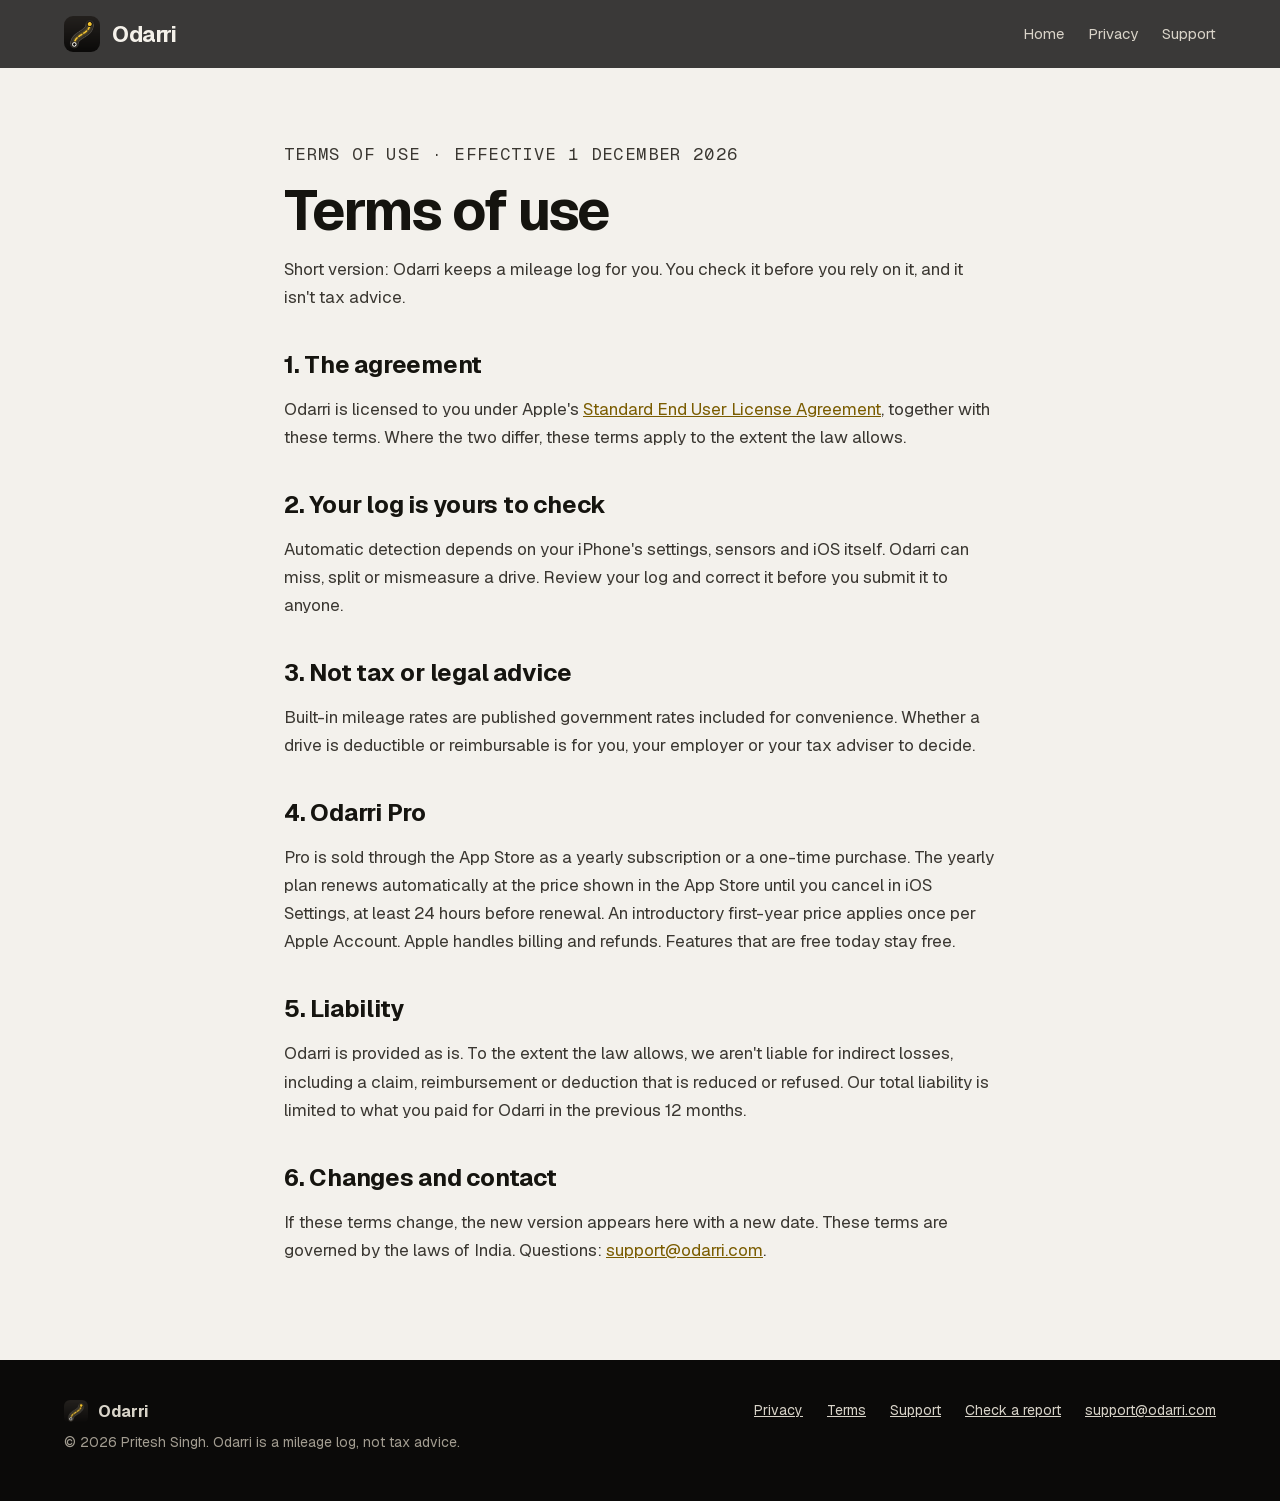
<file: terms.html>
<!doctype html>
<html lang="en">
<head>
<meta charset="utf-8">
<meta name="viewport" content="width=device-width, initial-scale=1, viewport-fit=cover">
<title>Terms of use · Odarri</title>
<meta name="description" content="Odarri's terms of use: Apple's standard licence, check your log before you rely on it, not tax advice, and how Odarri Pro billing works.">
<link rel="canonical" href="https://odarri.com/terms">
<meta name="theme-color" content="#121110">
<link rel="icon" type="image/png" href="/favicon.png">
<link rel="apple-touch-icon" href="/apple-touch-icon.png">
<link rel="preload" href="/fonts/geist.woff2" as="font" type="font/woff2" crossorigin>
<link rel="stylesheet" href="/style.css">
</head>
<body>
<a class="skip" href="#main">Skip to content</a>
<header class="mast">
<div class="wrap">
<a class="brand" href="/"><img src="/img/icon-64.png" alt="" width="36" height="36">Odarri</a>
<nav aria-label="Main"><a href="/">Home</a><a href="/privacy">Privacy</a><a href="/support">Support</a></nav>
</div>
</header>

<main id="main" class="doc">
<div class="stack" style="gap:14px">
<p class="eyebrow">Terms of use · effective 1 December 2026</p>
<h1 class="w">Terms of use</h1>
<p class="lead">Short version: Odarri keeps a mileage log for you. You check it before you rely on it, and it isn't tax advice.</p>
</div>

<section class="rv">
<h2>1. The agreement</h2>
<p>Odarri is licensed to you under Apple's <a href="https://www.apple.com/legal/internet-services/itunes/dev/stdeula/">Standard End User License Agreement</a>, together with these terms. Where the two differ, these terms apply to the extent the law allows.</p>
</section>

<section class="rv">
<h2>2. Your log is yours to check</h2>
<p>Automatic detection depends on your iPhone's settings, sensors and iOS itself. Odarri can miss, split or mismeasure a drive. Review your log and correct it before you submit it to anyone.</p>
</section>

<section class="rv">
<h2>3. Not tax or legal advice</h2>
<p>Built-in mileage rates are published government rates included for convenience. Whether a drive is deductible or reimbursable is for you, your employer or your tax adviser to decide.</p>
</section>

<section class="rv">
<h2>4. Odarri Pro</h2>
<p>Pro is sold through the App Store as a yearly subscription or a one-time purchase. The yearly plan renews automatically at the price shown in the App Store until you cancel in iOS Settings, at least 24 hours before renewal. An introductory first-year price applies once per Apple Account. Apple handles billing and refunds. Features that are free today stay free.</p>
</section>

<section class="rv">
<h2>5. Liability</h2>
<p>Odarri is provided as is. To the extent the law allows, we aren't liable for indirect losses, including a claim, reimbursement or deduction that is reduced or refused. Our total liability is limited to what you paid for Odarri in the previous 12 months.</p>
</section>

<section class="rv">
<h2>6. Changes and contact</h2>
<p>If these terms change, the new version appears here with a new date. These terms are governed by the laws of India. Questions: <a href="mailto:support@odarri.com">support@odarri.com</a>.</p>
</section>
</main>

<footer class="foot">
<div class="wrap">
<div><a class="brand" href="/"><img src="/img/icon-64.png" alt="" width="24" height="24">Odarri</a><p>© 2026 Pritesh Singh. Odarri is a mileage log, not tax advice.</p></div>
<nav aria-label="Footer"><a href="/privacy">Privacy</a><a href="/terms">Terms</a><a href="/support">Support</a><a href="/verify">Check a report</a><a href="mailto:support@odarri.com">support@odarri.com</a></nav>
</div>
</footer>
</body>
</html>
</file>
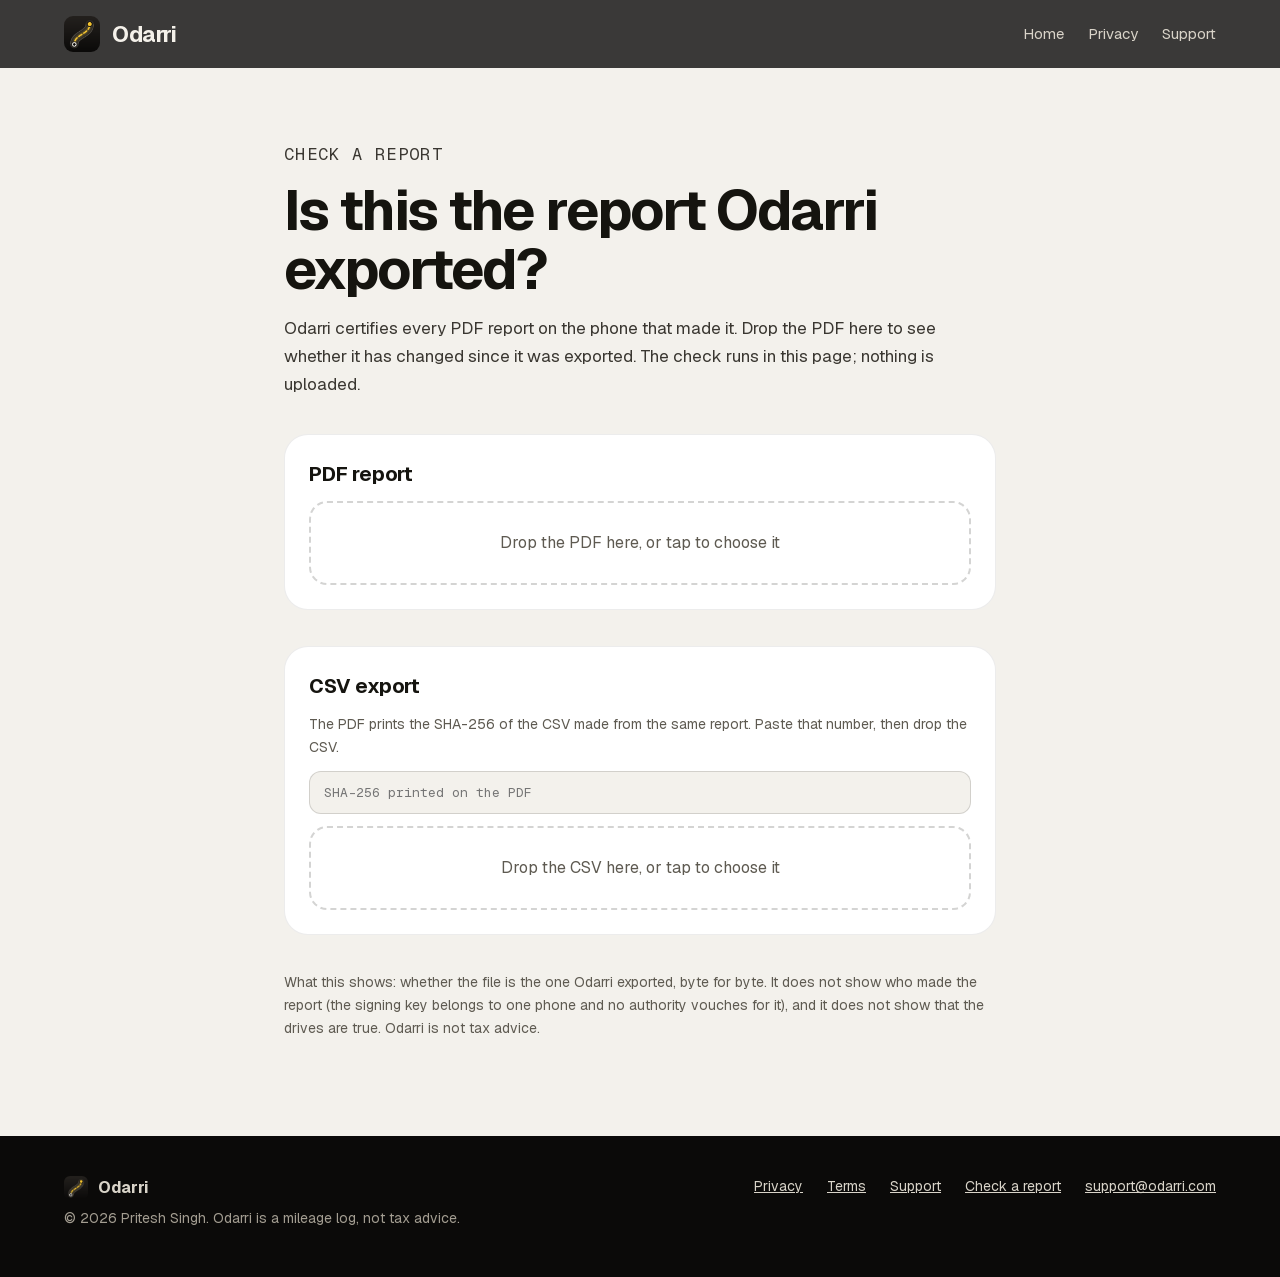
<file: verify.html>
<!doctype html>
<html lang="en">
<head>
<meta charset="utf-8">
<meta name="viewport" content="width=device-width, initial-scale=1, viewport-fit=cover">
<title>Check an Odarri report</title>
<meta name="description" content="Check that an Odarri mileage report PDF or CSV is unchanged since it was exported. Runs in your browser; nothing is uploaded.">
<link rel="canonical" href="https://odarri.com/verify">
<meta name="theme-color" content="#121110">
<link rel="icon" type="image/png" href="/favicon.png">
<link rel="apple-touch-icon" href="/apple-touch-icon.png">
<link rel="preload" href="/fonts/geist.woff2" as="font" type="font/woff2" crossorigin>
<link rel="stylesheet" href="/style.css">
<style>
  .card { background: var(--white); border: 1px solid var(--hair); border-radius: 24px; padding: 24px; display: flex; flex-direction: column; gap: 12px; }
  .card h2 { font-size: 20px; }
  .drop { display: block; border: 2px dashed rgba(21,20,15,.18); border-radius: 18px; padding: 28px 20px; text-align: center; cursor: pointer; color: var(--ink-2); transition: border-color .2s ease, background .2s ease; }
  .drop:hover, .drop.over { border-color: var(--line); background: #FBF6E4; }
  .drop input { display: none; }
  .result:empty { display: none; }
  .verdict { font-weight: 700; font-size: 17px; }
  .verdict.ok { color: var(--ok); } .verdict.bad { color: var(--telltale); }
  .card dl { display: grid; grid-template-columns: max-content 1fr; gap: 6px 14px; margin: 12px 0 0; font-size: 14px; }
  .card dt { color: var(--ink-2); } .card dd { margin: 0; overflow-wrap: anywhere; font-variant-numeric: tabular-nums; }
  .card code { font-family: var(--mono); font-size: 13px; }
  .card input[type=text] { width: 100%; font: 13px var(--mono); padding: 12px 14px; border-radius: 12px; border: 1px solid rgba(21,20,15,.15); background: var(--paper); color: var(--ink); }
  .small { font-size: 13px; color: var(--ink-2); line-height: 1.5; }
  .doc p.small { font-size: 14px; color: var(--ink-2); }
</style>
</head>
<body>
<a class="skip" href="#main">Skip to content</a>
<header class="mast">
<div class="wrap">
<a class="brand" href="/"><img src="/img/icon-64.png" alt="" width="36" height="36">Odarri</a>
<nav aria-label="Main"><a href="/">Home</a><a href="/privacy">Privacy</a><a href="/support">Support</a></nav>
</div>
</header>

<main id="main" class="doc">
  <div class="stack" style="gap:14px">
    <p class="eyebrow">Check a report</p>
    <h1 class="w">Is this the report Odarri exported?</h1>
    <p class="lead">Odarri certifies every PDF report on the phone that made it. Drop the PDF here to see whether it has changed since it was exported. The check runs in this page; nothing is uploaded.</p>
  </div>

  <section class="card">
    <h2>PDF report</h2>
    <label class="drop" id="pdfDrop">Drop the PDF here, or tap to choose it<input type="file" id="pdf" accept="application/pdf,.pdf"></label>
    <div class="result" id="pdfResult" aria-live="polite"></div>
  </section>

  <section class="card">
    <h2>CSV export</h2>
    <p class="small">The PDF prints the SHA-256 of the CSV made from the same report. Paste that number, then drop the CSV.</p>
    <input type="text" id="printed" placeholder="SHA-256 printed on the PDF" autocomplete="off" spellcheck="false" aria-label="SHA-256 printed on the PDF">
    <label class="drop" id="csvDrop">Drop the CSV here, or tap to choose it<input type="file" id="csv" accept=".csv,text/csv"></label>
    <div class="result" id="csvResult" aria-live="polite"></div>
  </section>

  <p class="small">What this shows: whether the file is the one Odarri exported, byte for byte. It does not show who made the report (the signing key belongs to one phone and no authority vouches for it), and it does not show that the drives are true. Odarri is not tax advice.</p>
</main>

<footer class="foot">
<div class="wrap">
<div><a class="brand" href="/"><img src="/img/icon-64.png" alt="" width="24" height="24">Odarri</a><p>© 2026 Pritesh Singh. Odarri is a mileage log, not tax advice.</p></div>
<nav aria-label="Footer"><a href="/privacy">Privacy</a><a href="/terms">Terms</a><a href="/support">Support</a><a href="/verify">Check a report</a><a href="mailto:support@odarri.com">support@odarri.com</a></nav>
</div>
</footer>
<script>
"use strict";
// ---- DER (just what an Odarri signature needs) ----
function parseDER(b, off = 0) {
  const tag = b[off]; let len = b[off + 1], hdr = 2;
  if (len & 0x80) { const n = len & 0x7f; len = 0; for (let i = 0; i < n; i++) len = len * 256 + b[off + 2 + i]; hdr = 2 + n; }
  const start = off + hdr, end = start + len;
  if (end > b.length) throw new Error("truncated DER");
  return { tag, start, end, raw: b.subarray(off, end), content: b.subarray(start, end),
           children() { const out = []; let o = start; while (o < end) { const c = parseDER(b, o); out.push(c); o = c.end; } return out; } };
}
const hex = (u8) => Array.from(u8, x => x.toString(16).padStart(2, "0")).join("");
const eq = (a, b) => a.length === b.length && a.every((x, i) => x === b[i]);
const OID_MESSAGE_DIGEST = [0x2a,0x86,0x48,0x86,0xf7,0x0d,0x01,0x09,0x04];
const OID_SIGNING_TIME = [0x2a,0x86,0x48,0x86,0xf7,0x0d,0x01,0x09,0x05];
const OID_CN = [0x55,0x04,0x03];

// DER ECDSA (SEQUENCE { r, s }) → the 64-byte r‖s WebCrypto expects.
function rawSignature(der) {
  const [r, s] = parseDER(der).children();
  const fix = (x) => { let v = Array.from(x.content); while (v.length > 32 && v[0] === 0) v.shift(); while (v.length < 32) v.unshift(0); return v; };
  return new Uint8Array([...fix(r), ...fix(s)]);
}

function readTime(node) {
  const s = new TextDecoder().decode(node.content);
  const y = node.tag === 0x17 ? (parseInt(s.slice(0, 2)) < 50 ? 2000 : 1900) + parseInt(s.slice(0, 2)) : parseInt(s.slice(0, 4));
  const r = node.tag === 0x17 ? s.slice(2) : s.slice(4);
  return new Date(Date.UTC(y, +r.slice(0, 2) - 1, +r.slice(2, 4), +r.slice(4, 6), +r.slice(6, 8), +r.slice(8, 10)));
}

// ---- The check ----
async function checkPDF(bytes) {
  const subtle = globalThis.crypto.subtle;
  const text = new TextDecoder("latin1").decode(bytes);
  const at = text.lastIndexOf("/ByteRange [");
  if (at < 0) return { ok: false, verdict: "This PDF carries no signature. Odarri reports from build 20 on are certified." };
  const [a, b, c, e] = text.slice(at + 12, text.indexOf("]", at)).trim().split(/\s+/).map(Number);
  const hexText = text.slice(b + 1, c - 1);
  const blob = new Uint8Array(hexText.length / 2);
  for (let i = 0; i < blob.length; i++) blob[i] = parseInt(hexText.substr(i * 2, 2), 16);
  const cms = parseDER(blob);
  const signedData = cms.children()[1].children()[0];
  const sd = signedData.children();
  const certSet = sd.find(n => n.tag === 0xa0);
  const signer = sd[sd.length - 1].children()[0].children();
  const cert = parseDER(certSet.content);
  const tbs = cert.children()[0].children();
  const spki = tbs[6].raw;
  const subject = tbs[5];
  let commonName = "";
  for (const rdn of subject.children()) for (const atv of rdn.children()) {
    const [oid, val] = atv.children(); if (eq(Array.from(oid.content), OID_CN)) commonName = new TextDecoder().decode(val.content);
  }
  const attrs = signer.find(n => n.tag === 0xa0);
  let digest = null, signedAt = null;
  for (const attr of attrs.children()) {
    const [oid, set] = attr.children();
    const v = set.children()[0];
    if (eq(Array.from(oid.content), OID_MESSAGE_DIGEST)) digest = v.content;
    if (eq(Array.from(oid.content), OID_SIGNING_TIME)) signedAt = readTime(v);
  }
  const sig = signer[signer.length - 1].content;

  const covered = new Uint8Array(b + e);
  covered.set(bytes.subarray(a, a + b), 0);
  covered.set(bytes.subarray(c, c + e), b);
  const actual = new Uint8Array(await subtle.digest("SHA-256", covered));
  const contentIntact = digest !== null && eq(Array.from(actual), Array.from(digest));

  const asSet = new Uint8Array(attrs.raw); asSet[0] = 0x31;
  const key = await subtle.importKey("spki", spki, { name: "ECDSA", namedCurve: "P-256" }, false, ["verify"]);
  const signatureValid = await subtle.verify({ name: "ECDSA", hash: "SHA-256" }, key, rawSignature(sig), asSet);

  const wholeFile = c + e === bytes.length;
  const certified = /\/TransformMethod\s*\/DocMDP\s*\/TransformParams\s*<<[^>]*\/P\s+1\b/.test(text);
  const fp = hex(new Uint8Array(await subtle.digest("SHA-256", spki)).subarray(0, 16)).toUpperCase().match(/.{4}/g).join(" ");

  let ok = false, verdict;
  if (!signatureValid || !contentIntact) verdict = "Changed: the signature no longer matches this file.";
  else if (!wholeFile) verdict = `Changed after export: ${bytes.length - (c + e)} bytes were added after the signature.`;
  else { ok = true; verdict = "Unchanged since Odarri exported it."; }
  return { ok, verdict, fingerprint: fp, commonName, signedAt, certified, wholeFile, signatureValid, contentIntact };
}

async function sha256Hex(bytes) { return hex(new Uint8Array(await globalThis.crypto.subtle.digest("SHA-256", bytes))); }

// ---- Page ----
if (typeof document !== "undefined") {
  const el = (id) => document.getElementById(id);
  const esc = (s) => String(s).replace(/[&<>"]/g, ch => ({ "&": "&amp;", "<": "&lt;", ">": "&gt;", '"': "&quot;" }[ch]));
  function wire(dropId, inputId, handle) {
    const drop = el(dropId), input = el(inputId);
    input.addEventListener("change", () => input.files[0] && handle(input.files[0]));
    drop.addEventListener("dragover", ev => { ev.preventDefault(); drop.classList.add("over"); });
    drop.addEventListener("dragleave", () => drop.classList.remove("over"));
    drop.addEventListener("drop", ev => { ev.preventDefault(); drop.classList.remove("over"); ev.dataTransfer.files[0] && handle(ev.dataTransfer.files[0]); });
  }
  wire("pdfDrop", "pdf", async (file) => {
    const out = el("pdfResult");
    try {
      const r = await checkPDF(new Uint8Array(await file.arrayBuffer()));
      out.innerHTML = `<div class="verdict ${r.ok ? "ok" : "bad"}">${esc(r.verdict)}</div>` + (r.fingerprint ? `<dl>
        <dt>File</dt><dd>${esc(file.name)}</dd>
        <dt>Signed</dt><dd>${r.signedAt ? esc(r.signedAt.toLocaleString()) : "–"}</dd>
        <dt>Key</dt><dd>${esc(r.commonName)}<br><span class="small">Fingerprint <code>${esc(r.fingerprint)}</code>. It should match the one printed on the PDF's last page, and on other reports from the same phone.</span></dd>
        <dt>Certification</dt><dd>${r.certified ? "No changes allowed after signing" : "Not certified"}</dd></dl>` : "");
    } catch (err) {
      out.innerHTML = `<div class="verdict bad">This PDF's signature could not be read.</div><p class="small">${esc(err.message)}</p>`;
    }
  });
  let csvHash = null;
  const compare = () => {
    const out = el("csvResult");
    if (!csvHash) return;
    const printed = el("printed").value.trim().toLowerCase().replace(/\s+/g, "");
    let line = `<dl><dt>SHA-256</dt><dd><code>${csvHash}</code></dd></dl>`;
    if (printed) line = `<div class="verdict ${printed === csvHash ? "ok" : "bad"}">${printed === csvHash ? "Matches the PDF: this is the CSV of that report." : "Does not match the number on the PDF."}</div>` + line;
    out.innerHTML = line;
  };
  wire("csvDrop", "csv", async (file) => { csvHash = await sha256Hex(new Uint8Array(await file.arrayBuffer())); compare(); });
  el("printed").addEventListener("input", compare);
}
if (typeof module !== "undefined") module.exports = { checkPDF, sha256Hex };
</script>
</body>
</html>
</file>
<file: style.css>
/* odarri.com — "Asphalt & Line", the app's own tokens (App/Odarri/Views/Theme.swift). */
@font-face { font-family: "Geist"; src: url("/fonts/geist.woff2") format("woff2"); font-weight: 100 900; font-style: normal; font-display: swap; }
@font-face { font-family: "Geist Mono"; src: url("/fonts/geist-mono.woff2") format("woff2"); font-weight: 100 900; font-style: normal; font-display: swap; }

:root {
  --asphalt: #121110; --asphalt-2: #1E1C19; --asphalt-3: #2A2723; --night: #0B0A09;
  --paper: #F3F1EC; --paper-2: #ECE8DF; --paper-3: #E3DED3; --white: #FFFFFF;
  --ink: #15140F; --ink-2: #5E5A51; --ink-3: #6E695F; --body: #3A3731;
  --light: #F4F1EA; --light-2: #D9D4C9; --light-3: #C9C3B7; --light-4: #A39D91;
  --line: #F2C230; --line-text: #7A5C00; --personal: #4E6A86; --personal-light: #8EA4BC;
  --telltale: #C2410C; --telltale-light: #FF8A4C; --ok: #1F6B37;
  --hair: rgba(21,20,15,.08); --hair-dark: rgba(244,241,234,.1);
  --mono: "Geist Mono", ui-monospace, SFMono-Regular, Menlo, monospace;
  --ease: cubic-bezier(.2,.7,.2,1);
  --mast: 68px;
}
* { box-sizing: border-box; }
html { scroll-padding-top: calc(var(--mast) + 12px); -webkit-text-size-adjust: 100%; }
body { margin: 0; background: var(--paper); color: var(--ink); font: 16px/1.5 "Geist", system-ui, -apple-system, sans-serif; }
a { color: var(--line-text); }
a:hover { color: var(--ink); }
img, svg { display: block; }
button { font: inherit; cursor: pointer; }
:focus-visible { outline: 3px solid var(--line); outline-offset: 3px; border-radius: 6px; }
.wrap { max-width: 1200px; margin: 0 auto; padding-left: 24px; padding-right: 24px; }
.mono { font-family: var(--mono); }
.skip { position: absolute; left: -999px; top: 8px; z-index: 50; background: var(--line); color: var(--asphalt); padding: 10px 16px; border-radius: 10px; font-weight: 700; }
.skip:focus { left: 12px; }

/* Masthead */
.mast { position: sticky; top: 0; z-index: 20; background: rgba(18,17,16,.82); -webkit-backdrop-filter: blur(14px); backdrop-filter: blur(14px); color: var(--light); }
.mast .wrap { min-height: var(--mast); display: flex; flex-wrap: wrap; align-items: center; justify-content: space-between; gap: 8px 16px; padding-top: 12px; padding-bottom: 12px; }
.brand { display: flex; align-items: center; gap: 12px; text-decoration: none; color: var(--light); font-size: 22px; font-weight: 700; letter-spacing: -.02em; }
.brand:hover { color: var(--light); }
.brand img { width: 36px; height: 36px; border-radius: 9px; }
.mast nav { display: flex; flex-wrap: wrap; align-items: center; gap: 4px 24px; font-size: 15px; }
.mast nav a { color: var(--light-2); text-decoration: none; padding: 6px 0; }
.mast nav a:hover, .mast nav a[aria-current] { color: var(--line); }

/* Type */
.eyebrow { margin: 0; font-family: var(--mono); font-size: 13px; letter-spacing: .08em; text-transform: uppercase; color: var(--line-text); }
.dark .eyebrow { color: var(--line); }
.h2 { margin: 0; font-size: clamp(34px, 4.4vw, 56px); line-height: 1.04; letter-spacing: -.035em; font-weight: 800; }
.lead { margin: 0; font-size: 18px; line-height: 1.55; color: var(--ink-2); }
.dark { background: var(--asphalt); color: var(--light); }
.dark .lead { color: var(--light-3); }
.sec { padding-top: 104px; padding-bottom: 104px; }
.split { display: flex; flex-wrap: wrap; align-items: center; gap: 56px 64px; }
.split > * { flex: 1 1 420px; min-width: 0; }
.stack { display: flex; flex-direction: column; gap: 20px; }
.btn { display: inline-flex; align-items: center; gap: 10px; min-height: 50px; padding: 0 22px; border-radius: 999px; font-weight: 700; font-size: 16px; text-decoration: none; border: 0; }
.btn-line { background: var(--line); color: var(--asphalt); }
.btn-line:hover { color: var(--asphalt); }
.btn-ghost { border: 1px solid rgba(244,241,234,.3); color: var(--light); background: transparent; font-weight: 600; }
.btn-ghost:hover { color: var(--line); }
.btn-paper { border: 1px solid rgba(21,20,15,.2); background: var(--white); color: var(--ink); font-weight: 600; font-size: 15px; min-height: 48px; }

/* Motion */
@keyframes rise { from { opacity: 0; transform: translateY(28px); } to { opacity: 1; transform: none; } }
@keyframes roadflow { to { stroke-dashoffset: -48; } }
@keyframes pulse { 0% { box-shadow: 0 0 0 0 rgba(242,194,48,.55); } 70% { box-shadow: 0 0 0 12px rgba(242,194,48,0); } 100% { box-shadow: 0 0 0 0 rgba(242,194,48,0); } }
@keyframes blink { 50% { opacity: .25; } }
@keyframes marquee { to { transform: translateX(-50%); } }
@keyframes pop { 0% { transform: scale(.85); opacity: 0; } 60% { transform: scale(1.04); opacity: 1; } 100% { transform: scale(1); } }
@keyframes slam { 0% { transform: scale(1.6) rotate(-8deg); opacity: 0; } 100% { transform: scale(1) rotate(-4deg); opacity: 1; } }
@keyframes rv { from { opacity: 0; transform: translateY(36px); } to { opacity: 1; transform: none; } }
.w { display: inline-block; animation: rise .9s var(--ease) both; }
.road { animation: roadflow 1.2s linear infinite; }
.pulse { animation: pulse 1.6s ease-out infinite; }
.blink { animation: blink 1.2s steps(2) infinite; }
.pop { animation: pop .45s var(--ease) both; }
.slam { animation: slam .35s cubic-bezier(.2,.9,.3,1.2) both; }
.lift { transition: transform .25s ease, box-shadow .25s ease; }
.lift:hover { transform: translateY(-4px); box-shadow: 0 18px 40px rgba(21,20,15,.12); }
@supports (animation-timeline: view()) {
  .rv { animation: rv linear both; animation-timeline: view(); animation-range: entry 0% entry 55%; }
}

/* Hero */
.hero { position: relative; overflow: hidden; margin-top: calc(-1 * var(--mast)); padding-top: var(--mast); }
.hero-road { position: absolute; inset: 0; width: 100%; height: 100%; opacity: .5; }
.hero .wrap { position: relative; padding-top: 72px; padding-bottom: 104px; display: flex; flex-wrap: wrap; align-items: center; gap: 56px; }
.hero-copy { flex: 1 1 500px; min-width: 0; display: flex; flex-direction: column; gap: 28px; }
.hero-copy .eyebrow { display: inline-flex; align-items: center; gap: 10px; font-size: 14px; }
.dot { width: 9px; height: 9px; border-radius: 50%; background: var(--line); flex: none; }
.hero h1 { margin: 0; font-size: clamp(48px, 7vw, 92px); line-height: .98; letter-spacing: -.045em; font-weight: 900; }
.hero h1 .hl { color: var(--line); }
.hero .lead { font-size: 20px; line-height: 1.5; max-width: 36ch; }
.cta-row { display: flex; flex-wrap: wrap; align-items: center; gap: 14px 22px; }
.cta-row a.text { color: var(--light); font-weight: 600; }
.cta-row a.text:hover { color: var(--line); }
.hero-art { flex: 1 1 420px; min-width: 0; display: flex; justify-content: center; }

.ticket { width: 100%; max-width: 430px; background: var(--asphalt-2); border: 1px solid var(--hair-dark); border-radius: 30px; padding: 22px; display: flex; flex-direction: column; gap: 18px; box-shadow: 0 40px 80px rgba(0,0,0,.45); }
.t-top { display: flex; justify-content: space-between; align-items: center; font-size: 14px; color: var(--light-4); }
.t-status { display: inline-flex; align-items: center; gap: 8px; }
.rec { width: 8px; height: 8px; border-radius: 50%; background: var(--telltale-light); }
.t-map { width: 100%; height: auto; background: var(--asphalt); border-radius: 18px; }
.t-route { display: flex; flex-direction: column; gap: 4px; min-height: 46px; }
.t-route b { font-size: 17px; font-weight: 600; }
.t-route span { font-size: 14px; color: var(--light-4); }
.t-odo { display: flex; align-items: center; justify-content: space-between; gap: 16px; color: var(--light-4); font-size: 15px; }
.drums { display: flex; gap: 5px; font-family: var(--mono); font-size: 32px; font-weight: 700; line-height: 44px; }
.drum { display: block; width: 34px; height: 44px; overflow: hidden; border-radius: 8px; text-align: center; background: linear-gradient(#070606, #2D2A25 50%, #070606); color: var(--light); box-shadow: inset 0 6px 8px rgba(0,0,0,.45), inset 0 -6px 8px rgba(0,0,0,.45); }
.drum.lit { background: linear-gradient(#B8901A, #F7D257 50%, #B8901A); color: var(--asphalt); }
.drum > span { display: block; line-height: 44px; transition: transform .5s cubic-bezier(.3,.7,.2,1); }
.t-foot { min-height: 50px; }
.t-sort { display: grid; grid-template-columns: repeat(2, minmax(0, 1fr)); gap: 10px; }
.t-sort button { border: 0; border-radius: 14px; min-height: 50px; font-size: 16px; }
.b-biz { background: var(--line); color: var(--asphalt); font-weight: 700; }
.b-per { background: var(--asphalt-3); color: var(--personal-light); font-weight: 600; }
.t-done { display: flex; align-items: center; justify-content: space-between; gap: 12px; }
.stamp { display: inline-flex; flex-direction: column; border: 2px solid var(--line); color: var(--line); border-radius: 10px; padding: 6px 12px; font-family: var(--mono); font-weight: 700; font-size: 15px; text-transform: uppercase; letter-spacing: .06em; }
.stamp small { font-size: 12px; font-weight: 600; text-transform: none; letter-spacing: 0; }
.stamp.personal { border-color: var(--personal-light); color: var(--personal-light); }
.again { border: 1px solid rgba(244,241,234,.25); background: transparent; color: var(--light); border-radius: 999px; min-height: 44px; padding: 0 18px; font-weight: 600; font-size: 15px; }
.t-pocket { display: flex; align-items: center; gap: 10px; font-size: 14px; color: #8F897E; height: 50px; }
[hidden] { display: none !important; }

/* Ticker */
.ticker { background: var(--line); color: var(--asphalt); overflow: hidden; border-top: 1px solid var(--asphalt); border-bottom: 1px solid var(--asphalt); }
.ticker-track { display: flex; width: max-content; padding: 16px 0; font-weight: 800; font-size: 20px; letter-spacing: -.01em; white-space: nowrap; animation: marquee 38s linear infinite; }
.ticker-track span { padding-right: 48px; }

/* The day scene */
.scene { position: relative; }
.js .scene { height: 260vh; }
.scene-panel { max-width: 1200px; margin: 0 auto; padding: 88px 24px 48px; display: flex; flex-direction: column; gap: 32px; }
.js .scene-panel { position: sticky; top: 0; min-height: 100vh; min-height: 100svh; justify-content: center; padding-top: calc(var(--mast) + 32px); padding-bottom: 32px; }
.scene-head { display: flex; flex-wrap: wrap; justify-content: space-between; align-items: flex-end; gap: 24px; }
.scene-head .stack { gap: 12px; max-width: 620px; }
.stats { display: flex; flex-wrap: wrap; gap: 16px 32px; align-items: flex-end; }
.stat { display: flex; flex-direction: column; gap: 2px; }
.stat span { font-size: 13px; color: var(--ink-2); }
.stat b { font-family: var(--mono); font-size: 34px; font-weight: 700; font-variant-numeric: tabular-nums; }
.stat b.gold { color: var(--line-text); }
.timeline { position: relative; height: 56px; background: var(--paper-3); border-radius: 14px; overflow: hidden; }
.seg { position: absolute; top: 12px; bottom: 12px; border-radius: 6px; }
.marker { position: absolute; top: 0; bottom: 0; width: 2px; background: var(--ink); }
.marker::before { content: ""; position: absolute; top: 4px; left: -4px; width: 10px; height: 10px; border-radius: 50%; background: var(--ink); }
.hours { display: flex; justify-content: space-between; font-family: var(--mono); font-size: 12px; color: var(--ink-3); margin-top: -22px; }
.drives { display: grid; grid-template-columns: repeat(auto-fit, minmax(min(100%, 250px), 1fr)); gap: 16px; margin: 0; padding: 0; list-style: none; }
.drive { background: var(--white); border: 1px solid var(--hair); border-radius: 22px; padding: 20px; display: flex; flex-direction: column; gap: 10px; transition: opacity .5s ease, transform .5s var(--ease); }
.js .drive.off { opacity: .12; transform: translateY(24px); }
.drive-meta { display: flex; justify-content: space-between; font-family: var(--mono); font-size: 13px; color: var(--ink-3); }
.drive b { font-weight: 600; font-size: 17px; line-height: 1.3; }
.tag { align-self: flex-start; font-size: 13px; font-weight: 700; padding: 5px 10px; border-radius: 999px; }
.tag.biz { background: var(--line); color: var(--asphalt); }
.tag.per { background: #DCE4EC; color: #34495E; }
.tag.com { background: var(--paper-3); color: var(--ink-2); }
.drive p { margin: 0; font-size: 14px; line-height: 1.45; color: var(--ink-2); }

/* Tracking Health */
.health-card { background: var(--white); border-radius: 30px; padding: 24px; border: 1px solid var(--hair); display: flex; flex-direction: column; gap: 8px; }
.verdict-row { display: flex; align-items: center; gap: 14px; border-radius: 18px; padding: 16px 18px; margin-bottom: 8px; background: #FBE7DC; color: #9A3412; }
.verdict-row.ok { background: #E3F1E6; color: var(--ok); }
.verdict-row svg { flex: none; }
.verdict-row b { display: block; font-size: 17px; }
.verdict-row span { font-size: 14px; opacity: .85; }
.check { display: flex; gap: 16px; align-items: center; padding: 14px 4px; border-top: 1px solid var(--hair); }
.check .cdot { flex: none; width: 10px; height: 10px; border-radius: 50%; background: var(--telltale); }
.check.ok .cdot { background: #C9C3B7; }
.check-text { flex: 1; min-width: 0; display: flex; flex-direction: column; gap: 3px; }
.check-text b { font-weight: 600; font-size: 16px; }
.check-text span { font-size: 14px; line-height: 1.45; color: var(--ink-2); }
.switch { flex: none; width: 56px; height: 34px; border-radius: 999px; border: 0; padding: 3px; background: #C9C3B7; display: flex; transition: background .25s ease; }
.switch[aria-checked="true"] { background: #2F8F4E; }
.switch.invert[aria-checked="true"] { background: var(--telltale); }
.switch i { width: 28px; height: 28px; border-radius: 50%; background: #fff; box-shadow: 0 1px 3px rgba(0,0,0,.3); transition: transform .25s cubic-bezier(.3,.7,.2,1.2); }
.switch[aria-checked="true"] i { transform: translateX(22px); }

/* Report */
.report-col { display: flex; flex-direction: column; align-items: center; gap: 20px; }
.pdf { width: 100%; max-width: 390px; background: var(--white); border-radius: 6px; box-shadow: 0 1px 2px rgba(21,20,15,.08), 0 24px 48px rgba(21,20,15,.12); padding: 28px; display: flex; flex-direction: column; gap: 14px; transform: rotate(-1.5deg); }
.pdf-head { display: flex; align-items: center; gap: 10px; font-weight: 700; font-size: 15px; }
.pdf-head img { width: 26px; height: 26px; border-radius: 6px; }
.pdf-sub { font-size: 12px; color: var(--ink-2); font-family: var(--mono); }
.pdf hr { border: 0; height: 1px; background: rgba(21,20,15,.1); margin: 0; }
.pdf-row { display: flex; flex-direction: column; gap: 3px; font-size: 13px; }
.pdf-row div { display: flex; justify-content: space-between; gap: 8px; font-weight: 600; }
.pdf-row .mi { font-family: var(--mono); padding: 0 4px; border-radius: 4px; transition: background .3s ease; }
.pdf-row .mi.changed { background: #FBE7DC; }
.pdf-row span.why { color: var(--ink-2); }
.seal { display: flex; align-items: center; gap: 10px; border-radius: 10px; padding: 11px 12px; font-size: 13px; font-weight: 600; background: #E3F1E6; color: var(--ok); }
.seal.bad { background: #FBE7DC; color: #9A3412; }
.ticks { margin: 0; padding: 0; list-style: none; display: flex; flex-direction: column; gap: 14px; font-size: 17px; line-height: 1.5; }
.ticks li { display: flex; gap: 12px; }
.ticks li::before { content: ""; flex: none; width: 8px; height: 8px; margin-top: 10px; border-radius: 2px; background: var(--line); }

/* Devices */
.devices { display: grid; grid-template-columns: repeat(auto-fit, minmax(min(100%, 250px), 1fr)); gap: 20px; }
.device { background: var(--asphalt-2); border-radius: 26px; padding: 26px; display: flex; flex-direction: column; gap: 16px; border: 1px solid rgba(244,241,234,.08); }
.device h3 { margin: 0; font-size: 19px; }
.device p { margin: 0; font-size: 15px; line-height: 1.5; color: var(--light-4); }
.device .stage { height: 160px; display: flex; align-items: center; justify-content: center; }
.watch { width: 132px; height: 160px; border-radius: 40px; background: #000; border: 5px solid #2D2A25; display: flex; flex-direction: column; align-items: center; justify-content: center; gap: 4px; font-size: 12px; color: var(--light-4); }
.watch b { font-family: var(--mono); font-size: 30px; color: var(--line); }
.la { width: 100%; background: rgba(244,241,234,.1); border-radius: 22px; padding: 14px 16px; display: flex; align-items: center; gap: 12px; }
.la img { width: 34px; height: 34px; border-radius: 8px; }
.la div { flex: 1; display: flex; flex-direction: column; gap: 2px; }
.la span { font-size: 13px; color: var(--light-4); }
.la b { font-size: 17px; }
.widget { width: 150px; height: 150px; border-radius: 30px; background: var(--paper); color: var(--ink); padding: 16px; display: flex; flex-direction: column; justify-content: space-between; }
.widget small { font-size: 12px; font-weight: 700; color: var(--line-text); }
.widget b { font-family: var(--mono); font-size: 30px; line-height: 1; }
.widget span { font-size: 12px; color: var(--ink-2); }

/* Pricing */
.plans { display: flex; flex-wrap: wrap; gap: 24px; }
.plan { flex: 1 1 320px; min-width: 0; border-radius: 28px; padding: 34px; display: flex; flex-direction: column; gap: 22px; }
.plan.free { background: var(--white); border: 1px solid var(--hair); }
.plan.pro { background: var(--asphalt); color: var(--light); }
.plan h3 { margin: 0; font-size: 24px; }
.plan.pro h3 { color: var(--line); }
.price { font-size: 48px; font-weight: 900; letter-spacing: -.04em; line-height: 1.1; }
.price small { font-size: 18px; font-weight: 500; color: var(--light-4); letter-spacing: 0; }
.plan .note { font-size: 15px; color: var(--ink-2); }
.plan.pro .note { color: var(--light-4); }
.plan.pro .then { font-size: 17px; }
.plan.pro .then strong { color: var(--line); }
.plan ul { margin: 0; padding: 0; list-style: none; display: flex; flex-direction: column; gap: 12px; font-size: 16px; }
.plan li { display: flex; gap: 10px; }
.plan li::before { content: ""; flex: none; width: 14px; height: 8px; margin-top: 6px; border-left: 2.5px solid var(--line-text); border-bottom: 2.5px solid var(--line-text); transform: rotate(-45deg); }
.plan.pro li::before { border-color: var(--line); }
.plan li.soon { color: var(--light-4); }
.compare { background: var(--paper-2); border-radius: 30px; padding: 36px; display: flex; flex-direction: column; gap: 26px; }
.compare-head { display: flex; flex-wrap: wrap; justify-content: space-between; align-items: flex-end; gap: 20px; }
.compare h3 { margin: 0; font-size: clamp(24px, 2.6vw, 32px); letter-spacing: -.02em; }
.compare-head p { margin: 6px 0 0; font-size: 15px; color: var(--ink-2); max-width: 560px; }
.slider { flex: 0 1 320px; min-width: 220px; display: flex; flex-direction: column; gap: 6px; font-size: 14px; font-weight: 600; }
.slider input { width: 100%; accent-color: var(--line); }
.rows { display: flex; flex-direction: column; gap: 14px; margin: 0; padding: 0; list-style: none; }
.row { display: grid; grid-template-columns: minmax(130px, 220px) minmax(0, 1fr) 84px; align-items: center; gap: 16px; }
.row-name { display: flex; flex-direction: column; gap: 2px; min-width: 0; }
.row-name b { font-size: 16px; }
.row.them .row-name b { color: var(--ink-2); }
.row-name span { font-size: 13px; color: var(--ink-2); }
.track { height: 30px; background: rgba(21,20,15,.06); border-radius: 8px; overflow: hidden; }
.track i { display: block; height: 100%; border-radius: 8px; background: #B5AFA3; transition: width .45s var(--ease); }
.row.yr .track i { background: var(--line); }
.row.lt .track i { background: var(--ink); }
.row output { font-family: var(--mono); font-weight: 700; font-size: 17px; text-align: right; }
.kept { align-self: flex-start; display: inline-flex; flex-wrap: wrap; align-items: baseline; gap: 4px 10px; background: var(--asphalt); color: var(--light); border-radius: 16px; padding: 14px 20px; }
.kept b { font-family: var(--mono); font-size: 30px; font-weight: 800; color: var(--line); }
.kept span { font-size: 15px; color: var(--light-3); }
.fine { margin: 0; font-size: 13px; line-height: 1.5; color: var(--ink-3); }

/* Privacy band */
.big { margin: 0; font-size: clamp(56px, 10vw, 148px); line-height: .92; letter-spacing: -.055em; font-weight: 900; }

/* Footer */
.foot { background: var(--night); color: var(--light-4); font-size: 14px; }
.foot .wrap { padding-top: 40px; padding-bottom: 48px; display: flex; flex-wrap: wrap; justify-content: space-between; gap: 24px; }
.foot .brand { font-size: 16px; gap: 10px; }
.foot .brand img { width: 24px; height: 24px; border-radius: 6px; }
.foot nav { display: flex; flex-wrap: wrap; gap: 8px 24px; }
.foot a { color: var(--light-2); }
.foot a:hover { color: var(--line); }
.foot p { margin: 8px 0 0; }

/* Document pages */
.doc { max-width: 760px; margin: 0 auto; padding: 72px 24px 96px; display: flex; flex-direction: column; gap: 36px; }
.doc h1 { margin: 0; font-size: clamp(36px, 5vw, 56px); line-height: 1.05; letter-spacing: -.035em; }
.doc section { display: flex; flex-direction: column; gap: 12px; }
.doc h2 { margin: 0; font-size: 24px; letter-spacing: -.01em; }
.doc p { margin: 0; font-size: 17px; line-height: 1.65; color: var(--body); }
.zeros { background: var(--asphalt); color: var(--light); border-radius: 24px; padding: 28px; display: grid; grid-template-columns: repeat(auto-fit, minmax(180px, 1fr)); gap: 20px; }
.zeros div { display: flex; flex-direction: column; gap: 4px; }
.zeros b { font-size: 28px; font-weight: 800; color: var(--line); }
.zeros span { font-size: 15px; color: var(--light-3); }
.page { max-width: 1200px; margin: 0 auto; padding: 72px 24px 96px; display: flex; flex-direction: column; gap: 56px; }
.page-head { display: flex; flex-wrap: wrap; gap: 40px; align-items: flex-end; justify-content: space-between; }
.page-head .stack { flex: 1 1 520px; min-width: 0; gap: 14px; }
.page-head h1 { margin: 0; font-size: clamp(36px, 5vw, 56px); line-height: 1.05; letter-spacing: -.035em; }
.missed { border-radius: 28px; padding: 40px; display: flex; flex-wrap: wrap; gap: 32px 40px; }
.missed > .stack { flex: 1 1 320px; min-width: 0; gap: 12px; }
.missed h2 { margin: 0; font-size: 30px; letter-spacing: -.02em; }
.missed ol { flex: 1 1 480px; min-width: 0; margin: 0; padding: 0; list-style: none; display: flex; flex-direction: column; gap: 16px; font-size: 16px; line-height: 1.5; counter-reset: n; }
.missed li { display: flex; gap: 14px; counter-increment: n; }
.missed li::before { content: counter(n); flex: none; font-family: var(--mono); color: var(--line); font-weight: 600; }
.missed li span { color: var(--light-3); }
.missed > p { flex: 1 1 100%; margin: 0; font-size: 15px; color: var(--light-4); }
.faq { display: grid; grid-template-columns: repeat(auto-fit, minmax(min(100%, 420px), 1fr)); gap: 16px; align-items: start; }
.faq details { background: var(--white); border: 1px solid var(--hair); border-radius: 20px; padding: 22px 24px; }
.faq summary { cursor: pointer; font-weight: 600; font-size: 17px; }
.faq details p { margin: 12px 0 0; font-size: 16px; line-height: 1.55; color: var(--ink-2); }

/* Phones */
@media (max-width: 760px) {
  :root { --mast: 96px; }
  .drive-meta { flex-wrap: wrap; gap: 0 6px; font-size: 12px; }
  .sec { padding-top: 72px; padding-bottom: 72px; }
  .hero .wrap { padding-top: 40px; padding-bottom: 64px; gap: 40px; }
  .mast nav { gap: 2px 16px; font-size: 14px; }
  .js .scene-panel { gap: 18px; padding-top: calc(var(--mast) + 16px); }
  .stats { gap: 8px 20px; }
  .stat b { font-size: 24px; }
  .drives { grid-template-columns: repeat(2, minmax(0, 1fr)); gap: 10px; }
  .drive { padding: 14px; gap: 6px; border-radius: 18px; }
  .drive b { font-size: 14px; }
  .drive p { display: none; }
  .tag { font-size: 12px; padding: 3px 8px; }
  .compare, .missed { padding: 24px; }
  .row { grid-template-columns: minmax(0, 1fr) 72px; gap: 6px 12px; }
  .row .track { grid-column: 1 / -1; grid-row: 2; height: 22px; }
  .plan { padding: 26px; }
}
@media (prefers-reduced-motion: reduce) {
  .w, .road, .pulse, .blink, .pop, .slam, .rv, .ticker-track { animation: none !important; }
  .drum > span, .drive, .track i, .switch, .switch i, .lift { transition: none !important; }
  .lift:hover { transform: none; }
}
</file>
